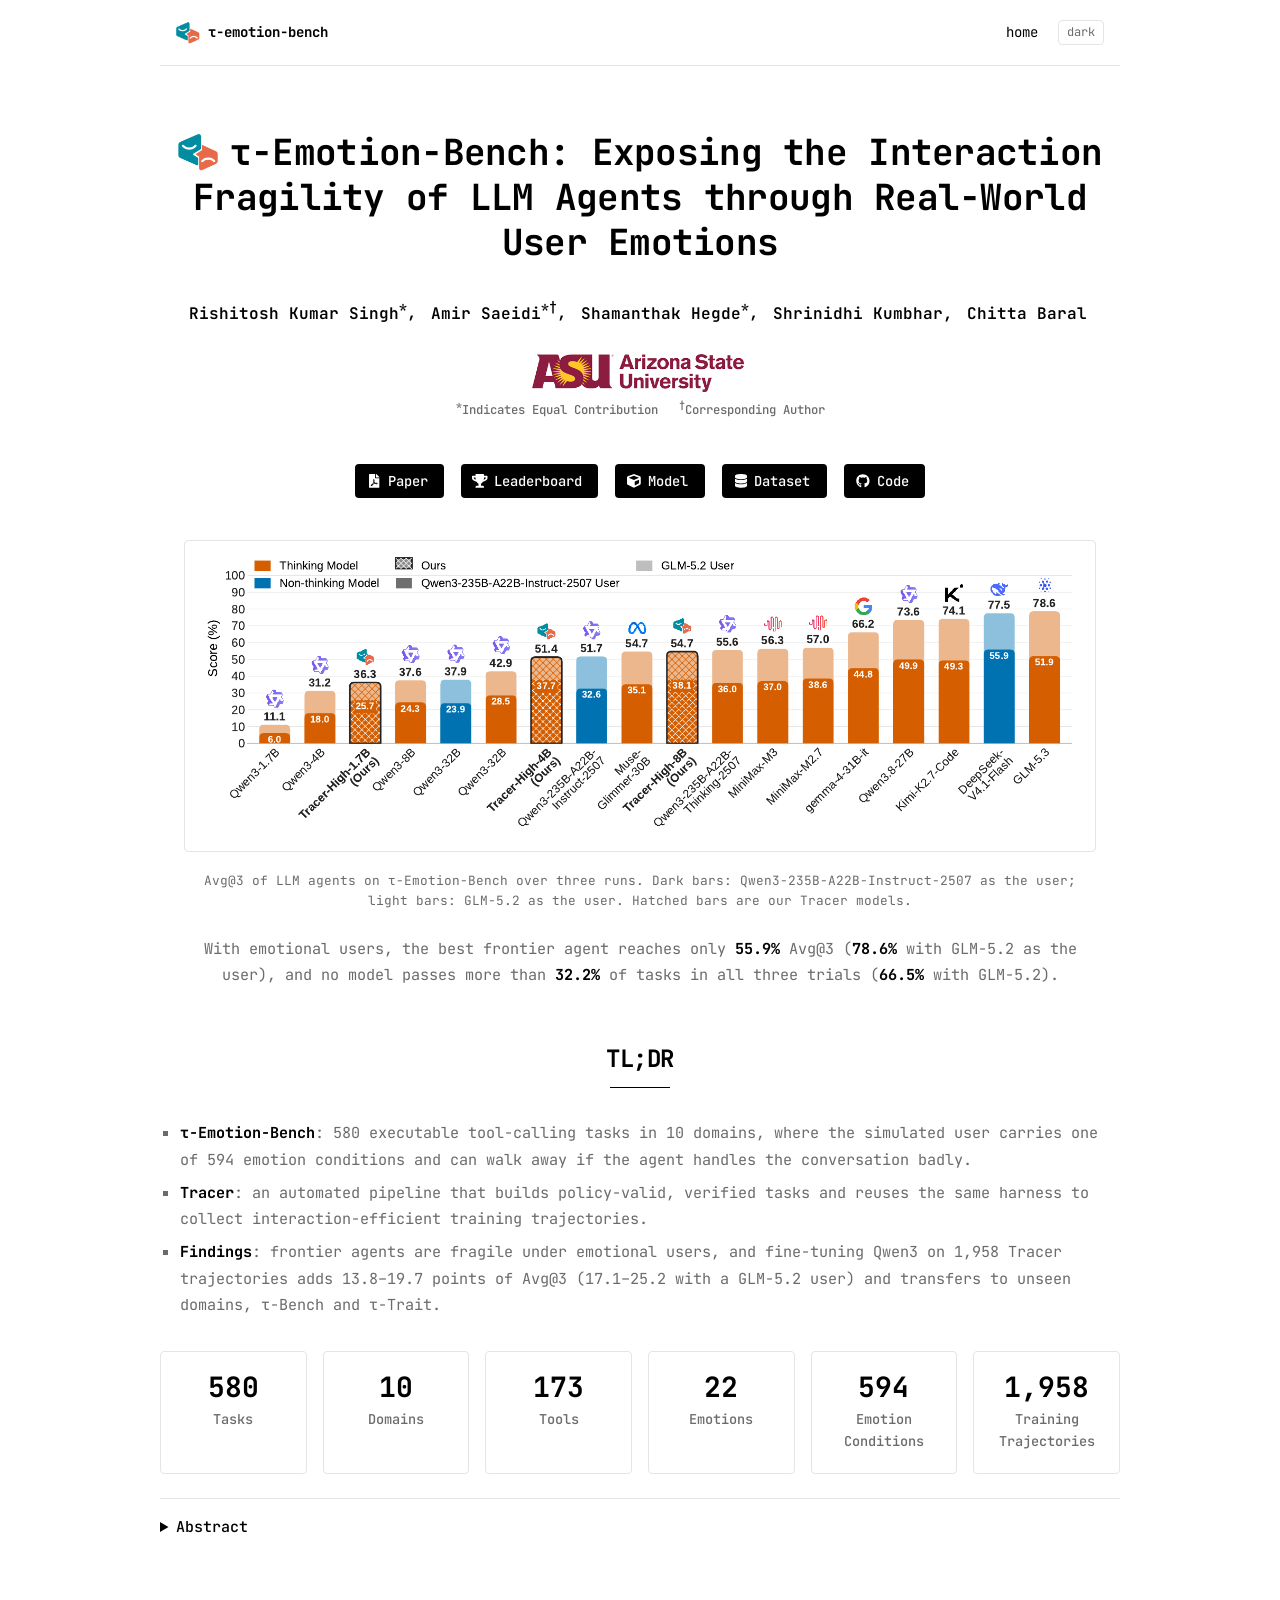
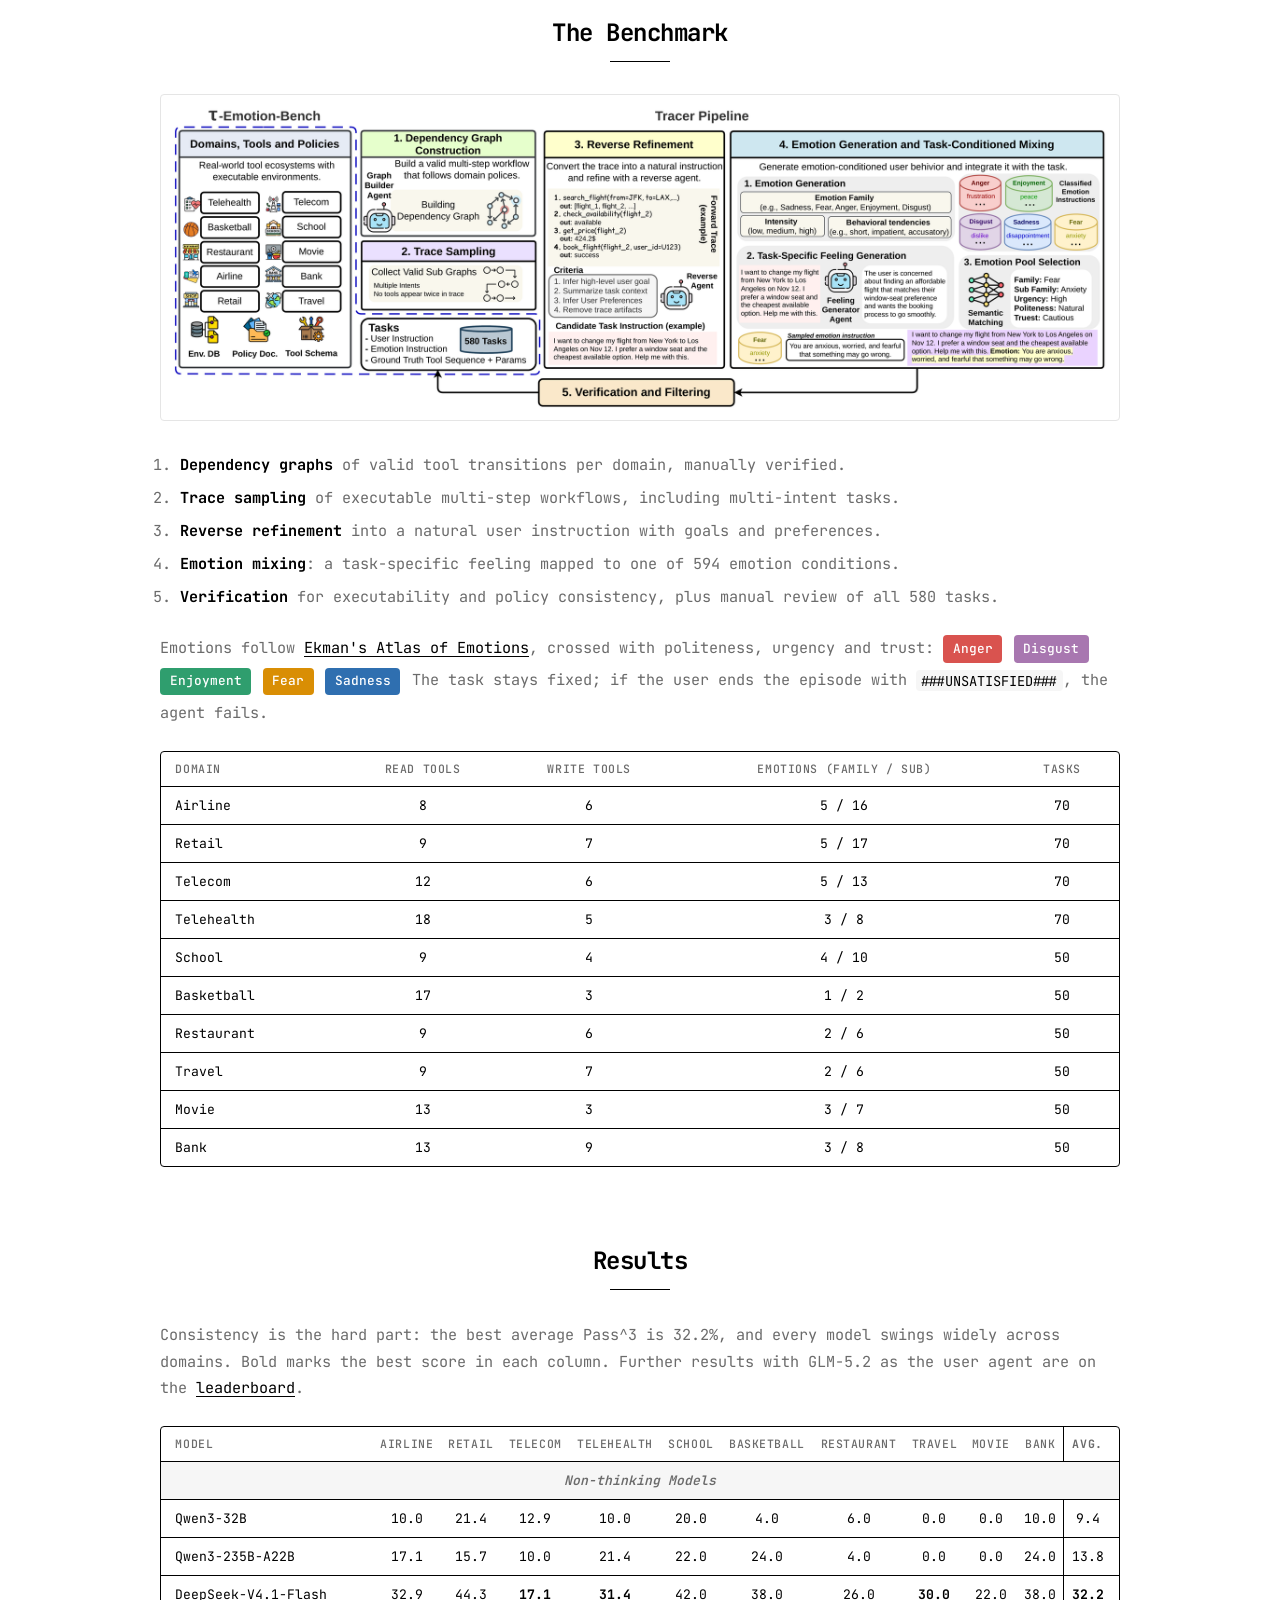
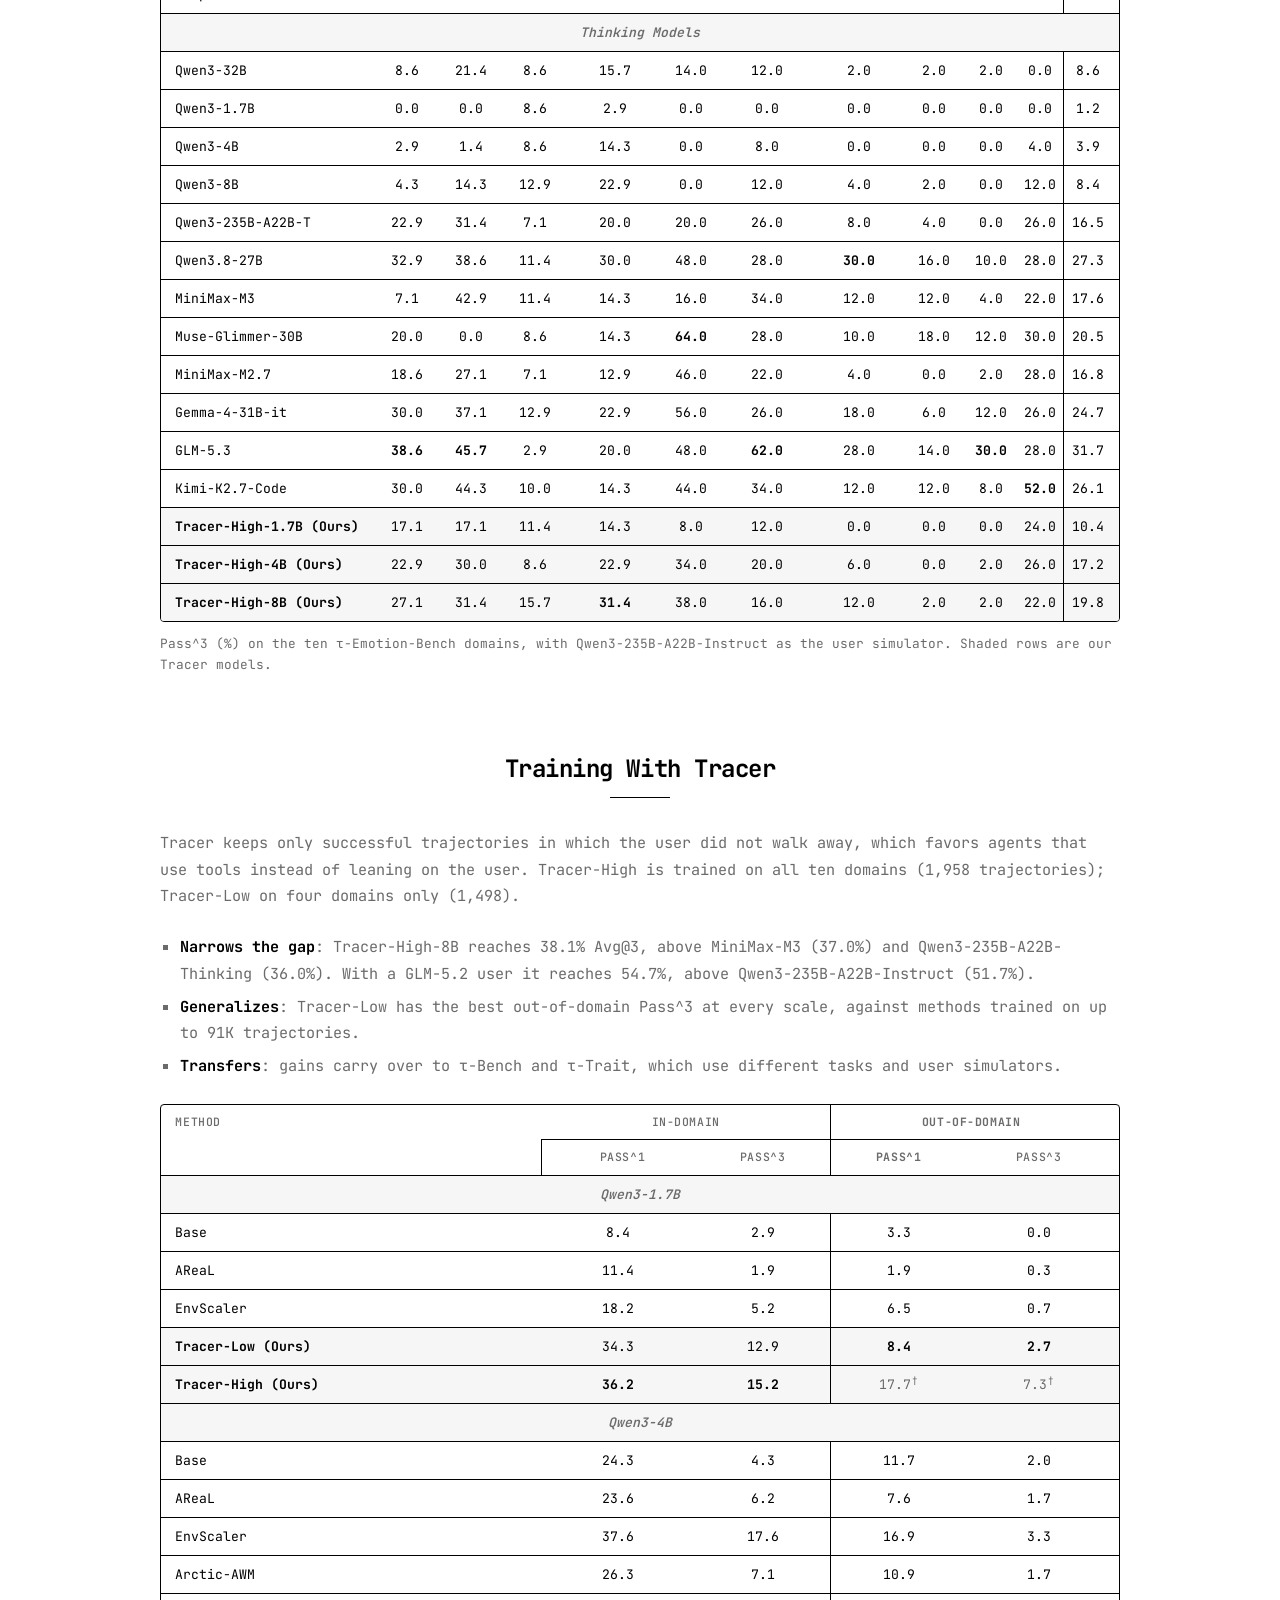
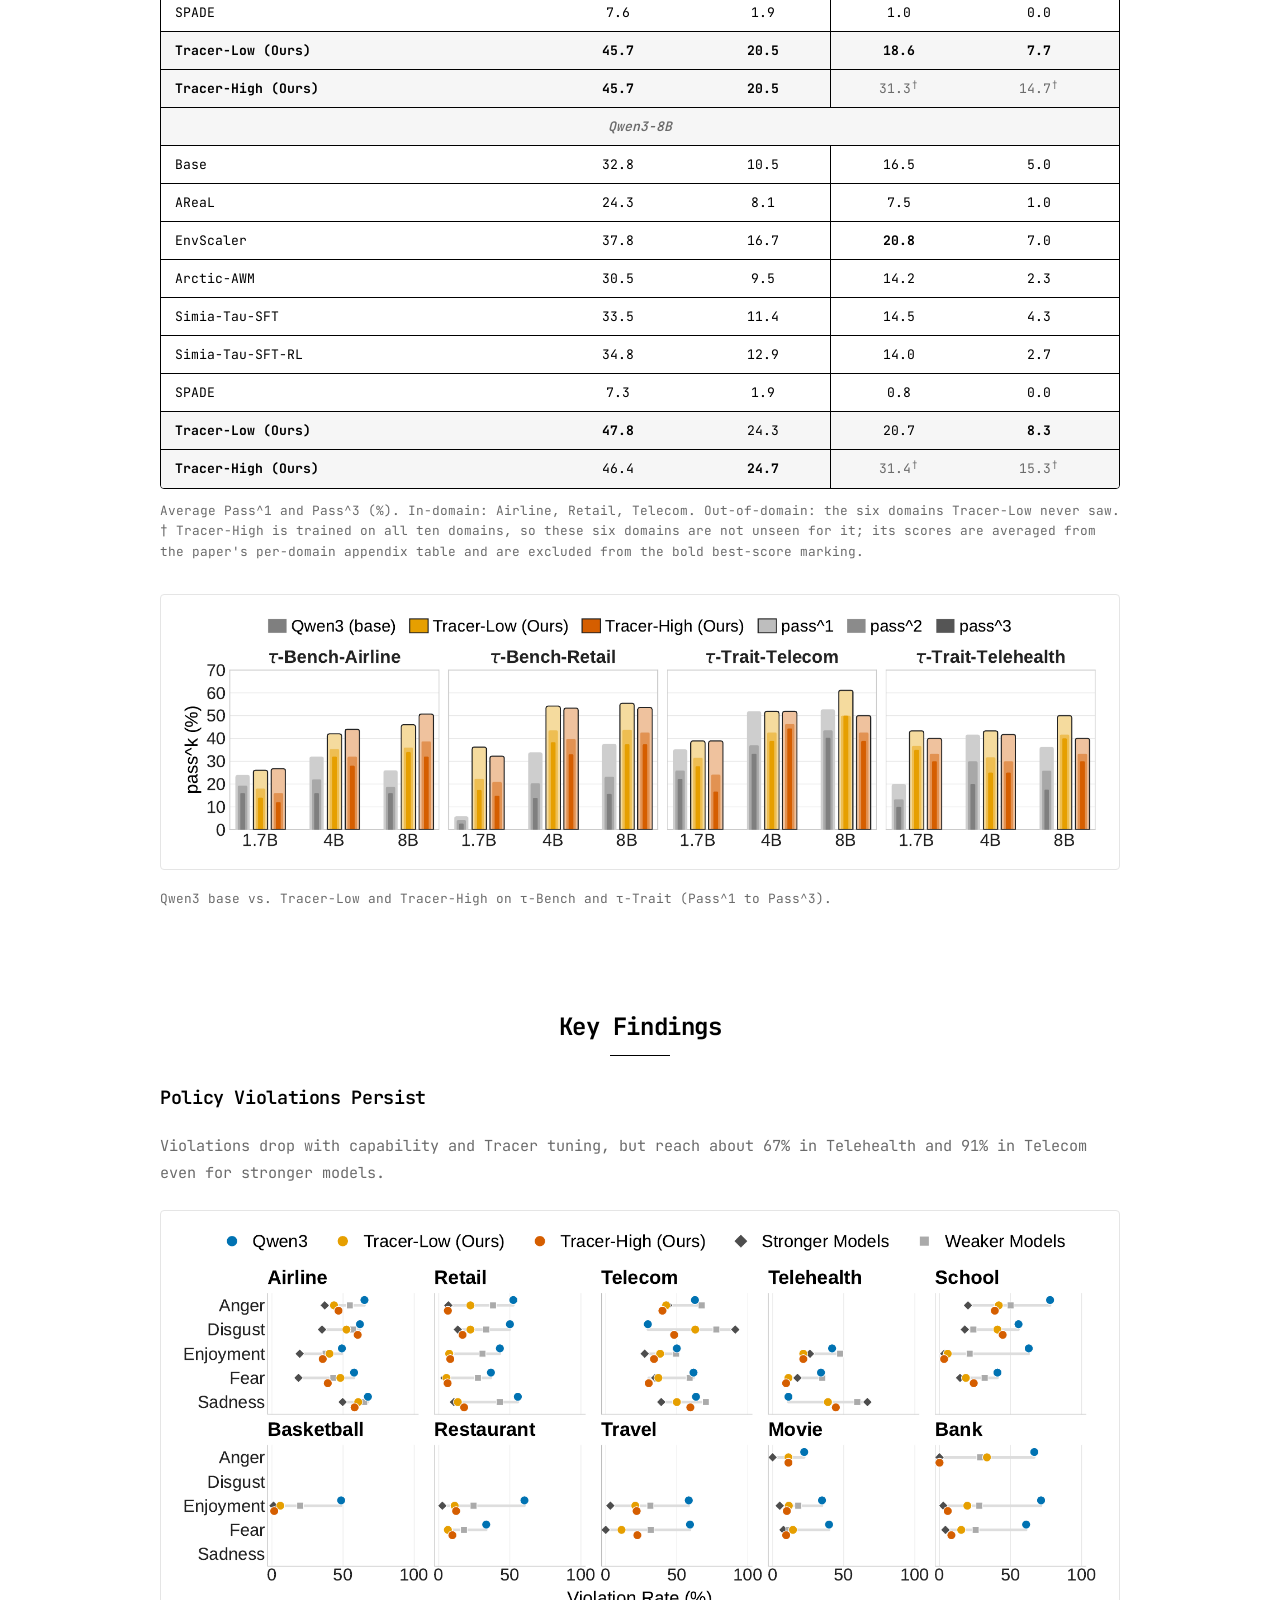
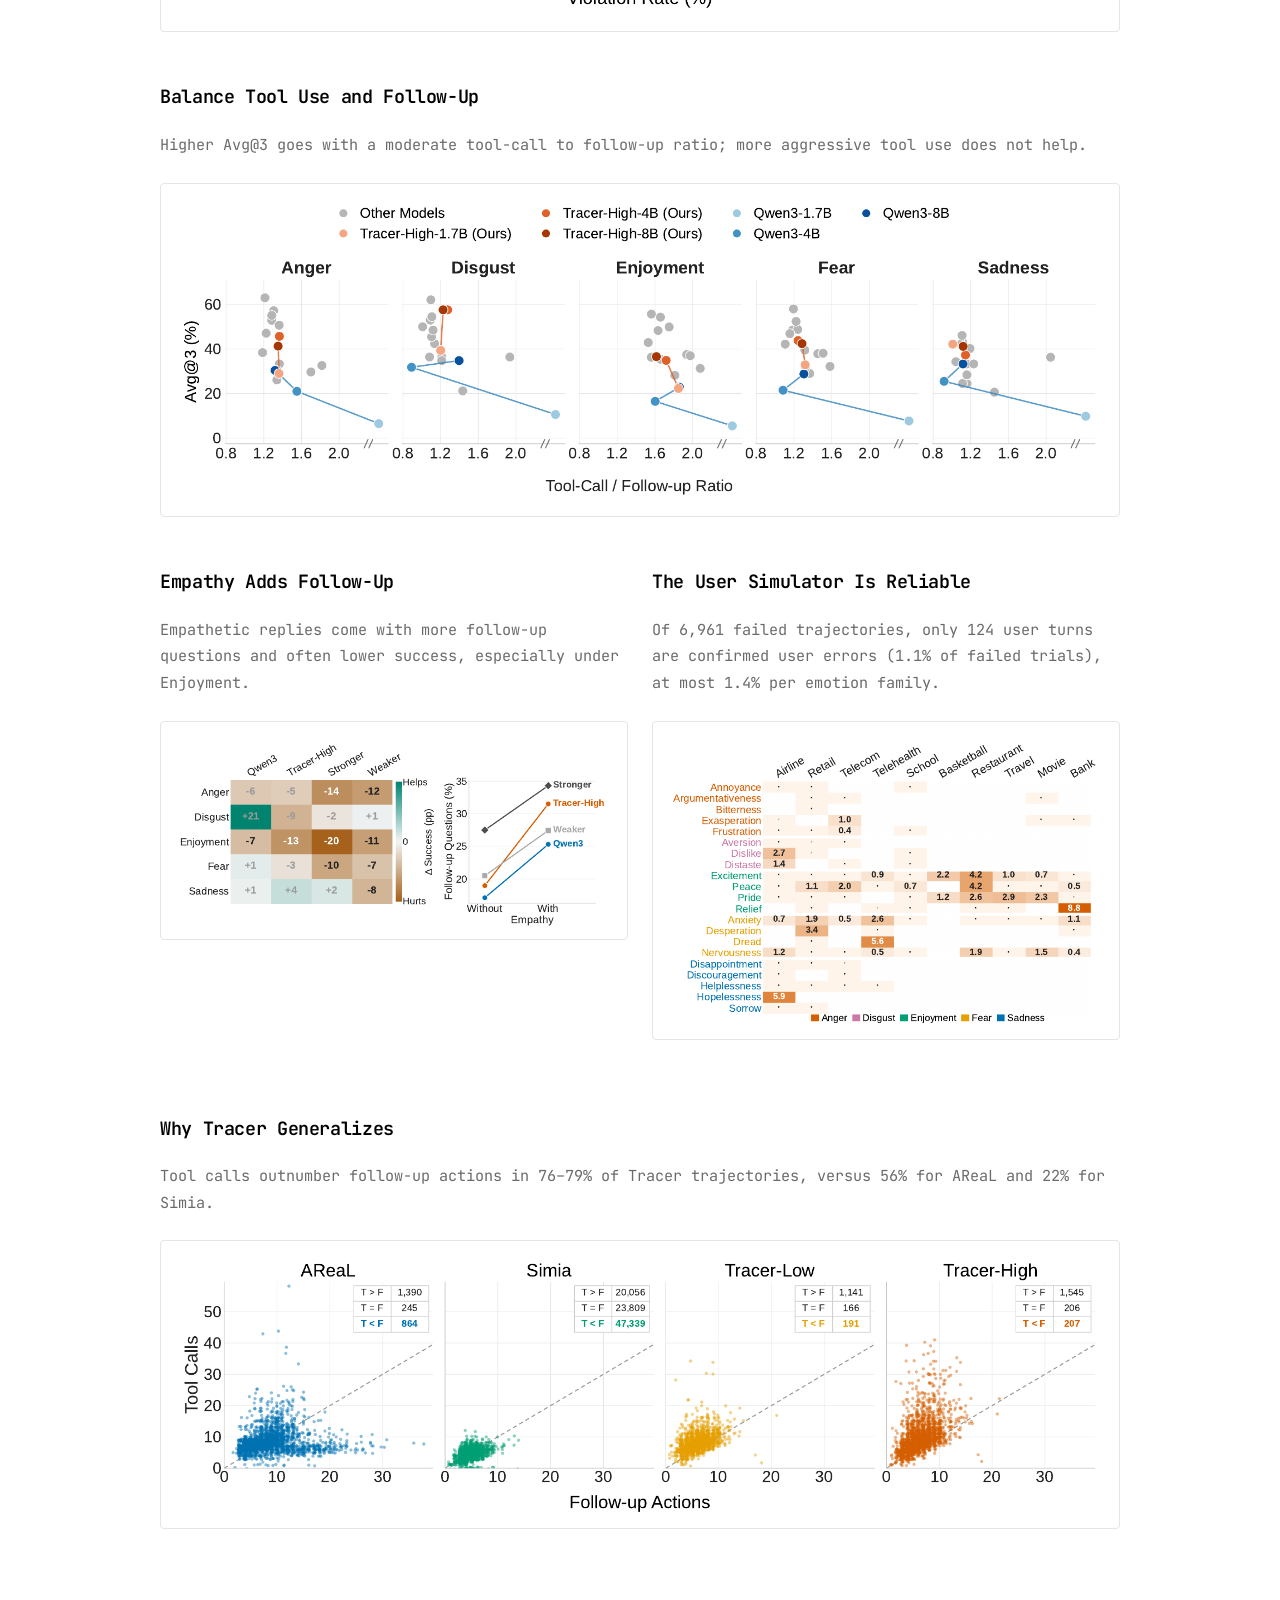
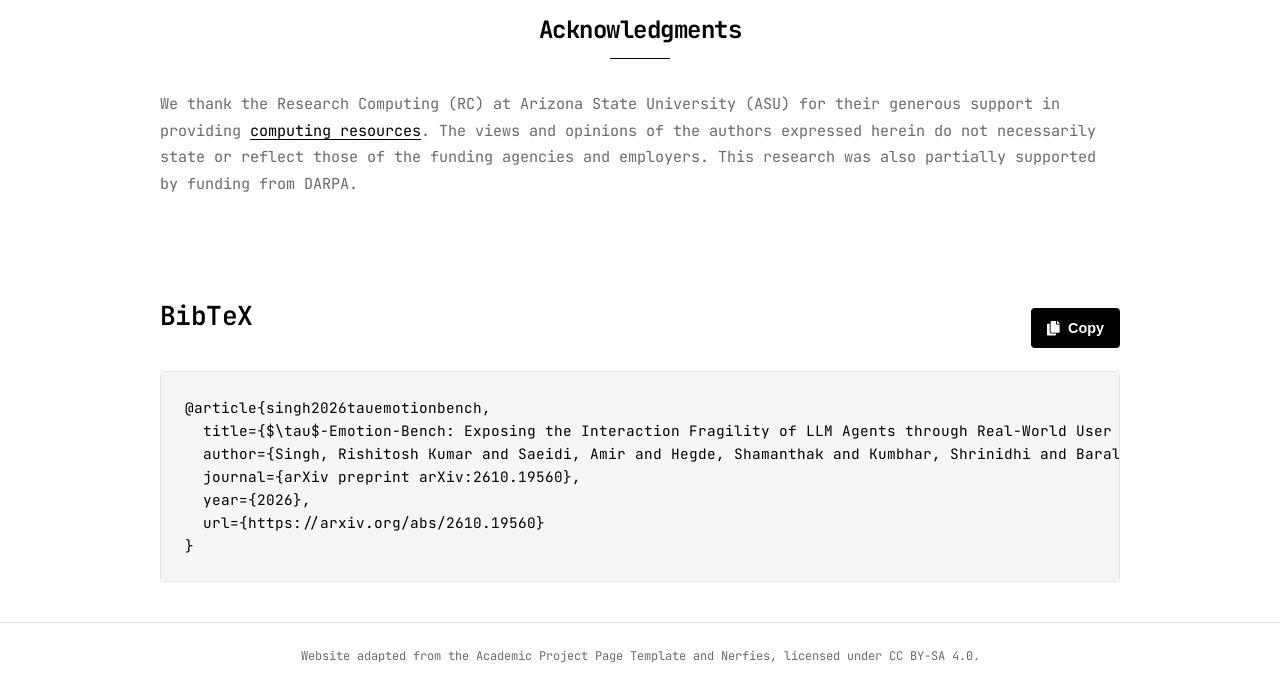
<file: index.html>
<!DOCTYPE html>
<html lang="en">
<head>
  <meta charset="utf-8">
  <meta name="viewport" content="width=device-width, initial-scale=1">

  <!-- Primary Meta Tags -->
  <meta name="title" content="τ-Emotion-Bench: Exposing the Interaction Fragility of LLM Agents through Real-World User Emotions">
  <meta name="description" content="τ-Emotion-Bench evaluates tool-calling LLM agents under emotion-conditioned user interactions across ten domains, built with the scalable Tracer pipeline.">
  <meta name="keywords" content="τ-Emotion-Bench, tau-bench, LLM agents, tool calling, user simulation, emotion, benchmark, agent reliability, Tracer">
  <meta name="author" content="Rishitosh Kumar Singh, Amir Saeidi, Shamanthak Hegde, Shrinidhi Kumbhar, Chitta Baral">
  <meta name="robots" content="index, follow">
  <meta name="language" content="English">

  <!-- Open Graph / Facebook -->
  <meta property="og:type" content="article">
  <meta property="og:site_name" content="τ-Emotion-Bench">
  <meta property="og:title" content="τ-Emotion-Bench: Exposing the Interaction Fragility of LLM Agents through Real-World User Emotions">
  <meta property="og:description" content="A benchmark for tool-calling agents under emotion-conditioned user interactions across ten domains, built with the scalable Tracer pipeline.">
  <meta property="og:url" content="https://tau-emotion-bench.github.io/">
  <meta property="og:image" content="https://tau-emotion-bench.github.io/static/images/social_preview.png">
  <meta property="og:image:width" content="1200">
  <meta property="og:image:height" content="630">
  <meta property="og:image:alt" content="Avg@3 of LLM agents on τ-Emotion-Bench">

  <!-- Twitter -->
  <meta name="twitter:card" content="summary_large_image">
  <meta name="twitter:title" content="τ-Emotion-Bench: Exposing the Interaction Fragility of LLM Agents through Real-World User Emotions">
  <meta name="twitter:description" content="A benchmark for tool-calling agents under emotion-conditioned user interactions across ten domains, built with the scalable Tracer pipeline.">
  <meta name="twitter:image" content="https://tau-emotion-bench.github.io/static/images/social_preview.png">
  <meta name="twitter:image:alt" content="Avg@3 of LLM agents on τ-Emotion-Bench">

  <!-- Academic/Research Specific -->
  <meta name="citation_title" content="τ-Emotion-Bench: Exposing the Interaction Fragility of LLM Agents through Real-World User Emotions">
  <meta name="citation_author" content="Singh, Rishitosh Kumar">
  <meta name="citation_author" content="Saeidi, Amir">
  <meta name="citation_author" content="Hegde, Shamanthak">
  <meta name="citation_author" content="Kumbhar, Shrinidhi">
  <meta name="citation_author" content="Baral, Chitta">
  <meta name="citation_publication_date" content="2026/10/14">
  <meta name="citation_arxiv_id" content="2610.19560">
  <meta name="citation_pdf_url" content="https://arxiv.org/pdf/2610.19560">

  <meta name="theme-color" content="#000000">
  <meta name="msapplication-TileColor" content="#000000">
  <meta name="apple-mobile-web-app-capable" content="yes">
  <meta name="apple-mobile-web-app-status-bar-style" content="default">


  <title>τ-Emotion-Bench: Exposing the Interaction Fragility of LLM Agents</title>

  <!-- Favicon and App Icons -->
  <link rel="icon" type="image/x-icon" href="static/images/favicon.ico">
  <link rel="icon" type="image/png" href="static/images/logo.png">
  <link rel="apple-touch-icon" href="static/images/apple-touch-icon.png">

  <!-- Critical CSS - Load synchronously -->
  <link rel="stylesheet" href="static/css/bulma.min.css">
  <script>
    // Apply a saved light/dark choice before first paint
    try {
      var savedTheme = localStorage.getItem('lb-theme');
      if (savedTheme === 'light' || savedTheme === 'dark') document.documentElement.dataset.theme = savedTheme;
    } catch (e) {}
  </script>
  <link rel="stylesheet" href="static/css/index.css">
  <link rel="stylesheet" href="static/css/site.css">
  <link rel="stylesheet" href="static/css/theme.css">


  <!-- Defer non-critical JavaScript -->
  <script defer src="static/js/fontawesome.all.min.js"></script>
  <script defer src="static/js/theme.js"></script>
  <script defer src="static/js/index.js"></script>

  <!-- Structured Data for Academic Papers -->
  <script type="application/ld+json">
  {
    "@context": "https://schema.org",
    "@type": "ScholarlyArticle",
    "headline": "τ-Emotion-Bench: Exposing the Interaction Fragility of LLM Agents through Real-World User Emotions",
    "description": "A benchmark for evaluating tool-calling agents under emotion-conditioned user interactions across ten domains, built with the scalable Tracer data-generation pipeline.",
    "author": [
      { "@type": "Person", "name": "Rishitosh Kumar Singh", "affiliation": { "@type": "Organization", "name": "Arizona State University" } },
      { "@type": "Person", "name": "Amir Saeidi", "affiliation": { "@type": "Organization", "name": "Arizona State University" } },
      { "@type": "Person", "name": "Shamanthak Hegde", "affiliation": { "@type": "Organization", "name": "Arizona State University" } },
      { "@type": "Person", "name": "Shrinidhi Kumbhar", "affiliation": { "@type": "Organization", "name": "Arizona State University" } },
      { "@type": "Person", "name": "Chitta Baral", "affiliation": { "@type": "Organization", "name": "Arizona State University" } }
    ],
    "url": "https://tau-emotion-bench.github.io/",
    "sameAs": "https://arxiv.org/abs/2610.19560",
    "datePublished": "2026-10-14",
    "image": "https://tau-emotion-bench.github.io/static/images/social_preview.png",
    "keywords": ["LLM agents", "tool calling", "user simulation", "emotion", "benchmark", "agent reliability"],
    "isAccessibleForFree": true,
    "about": [
      { "@type": "Thing", "name": "LLM agents" },
      { "@type": "Thing", "name": "Tool-calling benchmarks" }
    ]
  }
  </script>
</head>
<body>


  <!-- Scroll to Top Button -->
  <button class="scroll-to-top" onclick="scrollToTop()" title="Scroll to top" aria-label="Scroll to top">
    <i class="fas fa-chevron-up"></i>
  </button>

  <header class="lb-nav">
    <a class="lb-brand" href="index.html"><img src="static/images/logo.png" alt="" width="24" height="24">τ-emotion-bench</a>
    <nav>
      <a href="index.html" aria-current="page">home</a>
      <button type="button" class="lb-theme" id="theme-toggle" aria-label="Switch between light and dark mode">dark</button>
    </nav>
  </header>

  <main id="main-content">
  <section class="hero">
    <div class="hero-body">
      <div class="container is-max-desktop">
        <div class="columns is-centered">
          <div class="column has-text-centered">
            <h1 class="title is-1 publication-title"><img class="publication-logo" src="static/images/logo.png" alt="τ-Emotion-Bench logo" width="96" height="96">τ-Emotion-Bench: Exposing the Interaction Fragility of LLM Agents through Real-World User Emotions</h1>
            <div class="is-size-5 publication-authors">
              <span class="author-block"><a href="https://rishitoshsingh.is-a.dev" target="_blank" rel="noopener">Rishitosh Kumar Singh</a><sup>*</sup>,</span>
              <span class="author-block"><a href="https://sahsaeedi.github.io/" target="_blank" rel="noopener">Amir Saeidi</a><sup>*†</sup>,</span>
              <span class="author-block"><a href="https://shamanthak-hegde.github.io/" target="_blank" rel="noopener">Shamanthak Hegde</a><sup>*</sup>,</span>
              <span class="author-block"><a href="https://scholar.google.com/citations?user=SB8HKjwAAAAJ&amp;hl=en" target="_blank" rel="noopener">Shrinidhi Kumbhar</a>,</span>
              <span class="author-block"><a href="https://chitta.orissalinks.com/www/" target="_blank" rel="noopener">Chitta Baral</a></span>
            </div>

            <div class="is-size-5 publication-authors">
              <span class="author-block"><img class="affiliation-logo" src="static/images/asu-logo.png" alt="Arizona State University" width="256" height="46"></span>
              <span class="eql-cntrb"><small><br><sup>*</sup>Indicates Equal Contribution &nbsp; <sup>†</sup>Corresponding Author</small></span>
            </div>

            <div class="column has-text-centered">
              <div class="publication-links">
                <span class="link-block">
                  <a href="https://arxiv.org/abs/2610.19560" target="_blank" rel="noopener"
                  class="external-link button is-normal is-rounded is-dark">
                    <span class="icon">
                      <i class="fas fa-file-pdf"></i>
                    </span>
                    <span>Paper</span>
                  </a>
                </span>

                <span class="link-block">
                  <a href="leaderboard.html"
                  class="external-link button is-normal is-rounded is-dark">
                    <span class="icon">
                      <i class="fas fa-trophy"></i>
                    </span>
                    <span>Leaderboard</span>
                  </a>
                </span>

                <span class="link-block">
                  <a href="https://huggingface.co/tau-emotion-bench/models" target="_blank"
                  class="external-link button is-normal is-rounded is-dark">
                    <span class="icon">
                      <i class="fas fa-cube"></i>
                    </span>
                    <span>Model</span>
                  </a>
                </span>

                <span class="link-block">
                  <a href="https://huggingface.co/tau-emotion-bench/datasets" target="_blank"
                  class="external-link button is-normal is-rounded is-dark">
                    <span class="icon">
                      <i class="fas fa-database"></i>
                    </span>
                    <span>Dataset</span>
                  </a>
                </span>

                <span class="link-block">
                  <a href="https://github.com/sahsaeedi/tau-emotion-bench" target="_blank"
                  class="external-link button is-normal is-rounded is-dark">
                    <span class="icon">
                      <i class="fab fa-github"></i>
                    </span>
                    <span>Code</span>
                  </a>
                </span>
              </div>
            </div>
          </div>
        </div>
      </div>
    </div>
  </section>


<!-- Teaser: headline result -->
<section class="hero teaser">
  <div class="container is-max-desktop">
    <div class="hero-body">
      <figure class="paper-figure">
        <img src="static/images/overall_scores.png" alt="Bar chart of Avg@3 per model on τ-Emotion-Bench with two user simulators: under Qwen3-235B-A22B-Instruct-2507 the best is DeepSeek-V4.1-Flash at 55.9, under GLM-5.2 the best is GLM-5.3 at 78.6. Tracer models are hatched"/>
        <figcaption class="has-text-centered">Avg@3 of LLM agents on τ-Emotion-Bench over three runs. Dark bars: Qwen3-235B-A22B-Instruct-2507 as the user; light bars: GLM-5.2 as the user. Hatched bars are our Tracer models.</figcaption>
      </figure>
      <h2 class="subtitle has-text-centered">
        With emotional users, the best frontier agent reaches only <b>55.9%</b> Avg@3 (<b>78.6%</b> with GLM-5.2 as the user), and no model passes more than <b>32.2%</b> of tasks in all three trials (<b>66.5%</b> with GLM-5.2).
      </h2>
    </div>
  </div>
</section>
<!-- End teaser -->

<!-- TL;DR -->
<section class="section">
  <div class="container is-max-desktop">
    <h2 class="title is-3 has-text-centered">TL;DR</h2>
    <ul class="tldr">
      <li><b>τ-Emotion-Bench</b>: 580 executable tool-calling tasks in 10 domains, where the simulated user carries one of 594 emotion conditions and can walk away if the agent handles the conversation badly.</li>
      <li><b>Tracer</b>: an automated pipeline that builds policy-valid, verified tasks and reuses the same harness to collect interaction-efficient training trajectories.</li>
      <li><b>Findings</b>: frontier agents are fragile under emotional users, and fine-tuning Qwen3 on 1,958 Tracer trajectories adds 13.8–19.7 points of Avg@3 (17.1–25.2 with a GLM-5.2 user) and transfers to unseen domains, τ-Bench and τ-Trait.</li>
    </ul>
    <div class="stat-grid">
      <div class="stat-tile"><span class="stat-value">580</span><span class="stat-label">Tasks</span></div>
      <div class="stat-tile"><span class="stat-value">10</span><span class="stat-label">Domains</span></div>
      <div class="stat-tile"><span class="stat-value">173</span><span class="stat-label">Tools</span></div>
      <div class="stat-tile"><span class="stat-value">22</span><span class="stat-label">Emotions</span></div>
      <div class="stat-tile"><span class="stat-value">594</span><span class="stat-label">Emotion Conditions</span></div>
      <div class="stat-tile"><span class="stat-value">1,958</span><span class="stat-label">Training Trajectories</span></div>
    </div>
    <details class="abstract-details">
      <summary>Abstract</summary>
      <p class="abstract-text">
        In long-horizon tool-calling tasks, LLM agents can fail not only because of tool-use errors, but also because of ineffective interaction with users. Yet existing benchmarks largely assume cooperative and behaviorally stable users, leaving the effect of emotional variation on agent reliability underexplored. We introduce <b>τ-Emotion-Bench</b>, a ten-domain benchmark for evaluating tool-calling agents under controlled emotion-conditioned user interactions while preserving the underlying task objective. To scale both benchmark construction and agent training, we introduce <b>Tracer</b>, a scalable agentic data-generation pipeline that constructs grounded, policy-valid tasks and collects trajectories through an interactive agent–user–environment harness. By allowing dissatisfied users to terminate inefficient interactions, the harness provides an interaction-aware signal that filters trajectories with excessive user dependence and favors effective tool use. Experiments with two user simulators show that frontier agents remain unreliable, with substantial gaps between average task success and consistent task completion. Tracer-generated supervision consistently improves Qwen3 models across scales, generalizes to unseen domains, and transfers to τ-Bench and τ-Trait. Behavioral analyses further show that higher task success is associated with a better balance between tool execution and necessary user follow-up. Overall, τ-Emotion-Bench and Tracer provide a scalable framework for evaluating agent reliability under diverse user behaviors and improving tool-calling agents through interaction-aware supervision.
      </p>
    </details>
  </div>
</section>
<!-- End TL;DR -->

<!-- Benchmark -->
<section class="section">
  <div class="container is-max-desktop">
    <h2 class="title is-3 has-text-centered">The Benchmark</h2>
    <figure class="paper-figure">
      <a href="static/pdfs/tau-emotion-overview.pdf" target="_blank" rel="noopener" title="Open the full-resolution figure (PDF)"><img src="static/images/tracer_pipeline.png" alt="Overview of τ-Emotion-Bench and the Tracer pipeline: dependency graph construction, trace sampling, reverse refinement, emotion generation and task-conditioned mixing, verification and filtering" loading="lazy"/></a>
    </figure>
    <ol class="stage-list">
      <li><b>Dependency graphs</b> of valid tool transitions per domain, manually verified.</li>
      <li><b>Trace sampling</b> of executable multi-step workflows, including multi-intent tasks.</li>
      <li><b>Reverse refinement</b> into a natural user instruction with goals and preferences.</li>
      <li><b>Emotion mixing</b>: a task-specific feeling mapped to one of 594 emotion conditions.</li>
      <li><b>Verification</b> for executability and policy consistency, plus manual review of all 580 tasks.</li>
    </ol>
    <p class="section-lead">
      Emotions follow <a href="https://atlasofemotions.org/" target="_blank" rel="noopener">Ekman's Atlas of Emotions</a>, crossed with politeness, urgency and trust:
      <span class="emotion-chip" style="background:#d9534f;">Anger</span>
      <span class="emotion-chip" style="background:#a877b0;">Disgust</span>
      <span class="emotion-chip" style="background:#2f9e6e;">Enjoyment</span>
      <span class="emotion-chip" style="background:#d98e04;">Fear</span>
      <span class="emotion-chip" style="background:#2f6fb0;">Sadness</span>
      The task stays fixed; if the user ends the episode with <code>###UNSATISFIED###</code>, the agent fails.
    </p>
    <div class="table-wrap">
      <table class="results-table">
        <thead>
          <tr><th>Domain</th><th>Read Tools</th><th>Write Tools</th><th>Emotions (Family / Sub)</th><th>Tasks</th></tr>
        </thead>
        <tbody>
          <tr><td>Airline</td><td>8</td><td>6</td><td>5 / 16</td><td>70</td></tr>
          <tr><td>Retail</td><td>9</td><td>7</td><td>5 / 17</td><td>70</td></tr>
          <tr><td>Telecom</td><td>12</td><td>6</td><td>5 / 13</td><td>70</td></tr>
          <tr><td>Telehealth</td><td>18</td><td>5</td><td>3 / 8</td><td>70</td></tr>
          <tr><td>School</td><td>9</td><td>4</td><td>4 / 10</td><td>50</td></tr>
          <tr><td>Basketball</td><td>17</td><td>3</td><td>1 / 2</td><td>50</td></tr>
          <tr><td>Restaurant</td><td>9</td><td>6</td><td>2 / 6</td><td>50</td></tr>
          <tr><td>Travel</td><td>9</td><td>7</td><td>2 / 6</td><td>50</td></tr>
          <tr><td>Movie</td><td>13</td><td>3</td><td>3 / 7</td><td>50</td></tr>
          <tr><td>Bank</td><td>13</td><td>9</td><td>3 / 8</td><td>50</td></tr>
        </tbody>
      </table>
    </div>
  </div>
</section>
<!-- End benchmark -->

<!-- Results -->
<section class="section" id="results">
  <div class="container is-max-desktop">
    <h2 class="title is-3 has-text-centered">Results</h2>
    <p class="section-lead">
      Consistency is the hard part: the best average Pass^3 is 32.2%, and every model swings widely across domains. Bold marks the best score in each column. Further results with GLM-5.2 as the user agent are on the <a href="leaderboard.html">leaderboard</a>.
    </p>
    <div class="table-wrap">
      <table class="results-table">
        <thead>
          <tr>
            <th>Model</th>
            <th>Airline</th><th>Retail</th><th>Telecom</th><th>Telehealth</th><th>School</th>
            <th>Basketball</th><th>Restaurant</th><th>Travel</th><th>Movie</th><th>Bank</th>
            <th class="avg">Avg.</th>
          </tr>
        </thead>
        <tbody>
          <tr class="group-row"><td colspan="12">Non-thinking Models</td></tr>
          <tr><td>Qwen3-32B</td><td>10.0</td><td>21.4</td><td>12.9</td><td>10.0</td><td>20.0</td><td>4.0</td><td>6.0</td><td>0.0</td><td>0.0</td><td>10.0</td><td class="avg">9.4</td></tr>
          <tr><td>Qwen3-235B-A22B</td><td>17.1</td><td>15.7</td><td>10.0</td><td>21.4</td><td>22.0</td><td>24.0</td><td>4.0</td><td>0.0</td><td>0.0</td><td>24.0</td><td class="avg">13.8</td></tr>
          <tr><td>DeepSeek-V4.1-Flash</td><td>32.9</td><td>44.3</td><td><b>17.1</b></td><td><b>31.4</b></td><td>42.0</td><td>38.0</td><td>26.0</td><td><b>30.0</b></td><td>22.0</td><td>38.0</td><td class="avg"><b>32.2</b></td></tr>
          <tr class="group-row"><td colspan="12">Thinking Models</td></tr>
          <tr><td>Qwen3-32B</td><td>8.6</td><td>21.4</td><td>8.6</td><td>15.7</td><td>14.0</td><td>12.0</td><td>2.0</td><td>2.0</td><td>2.0</td><td>0.0</td><td class="avg">8.6</td></tr>
          <tr><td>Qwen3-1.7B</td><td>0.0</td><td>0.0</td><td>8.6</td><td>2.9</td><td>0.0</td><td>0.0</td><td>0.0</td><td>0.0</td><td>0.0</td><td>0.0</td><td class="avg">1.2</td></tr>
          <tr><td>Qwen3-4B</td><td>2.9</td><td>1.4</td><td>8.6</td><td>14.3</td><td>0.0</td><td>8.0</td><td>0.0</td><td>0.0</td><td>0.0</td><td>4.0</td><td class="avg">3.9</td></tr>
          <tr><td>Qwen3-8B</td><td>4.3</td><td>14.3</td><td>12.9</td><td>22.9</td><td>0.0</td><td>12.0</td><td>4.0</td><td>2.0</td><td>0.0</td><td>12.0</td><td class="avg">8.4</td></tr>
          <tr><td>Qwen3-235B-A22B-T</td><td>22.9</td><td>31.4</td><td>7.1</td><td>20.0</td><td>20.0</td><td>26.0</td><td>8.0</td><td>4.0</td><td>0.0</td><td>26.0</td><td class="avg">16.5</td></tr>
          <tr><td>Qwen3.8-27B</td><td>32.9</td><td>38.6</td><td>11.4</td><td>30.0</td><td>48.0</td><td>28.0</td><td><b>30.0</b></td><td>16.0</td><td>10.0</td><td>28.0</td><td class="avg">27.3</td></tr>
          <tr><td>MiniMax-M3</td><td>7.1</td><td>42.9</td><td>11.4</td><td>14.3</td><td>16.0</td><td>34.0</td><td>12.0</td><td>12.0</td><td>4.0</td><td>22.0</td><td class="avg">17.6</td></tr>
          <tr><td>Muse-Glimmer-30B</td><td>20.0</td><td>0.0</td><td>8.6</td><td>14.3</td><td><b>64.0</b></td><td>28.0</td><td>10.0</td><td>18.0</td><td>12.0</td><td>30.0</td><td class="avg">20.5</td></tr>
          <tr><td>MiniMax-M2.7</td><td>18.6</td><td>27.1</td><td>7.1</td><td>12.9</td><td>46.0</td><td>22.0</td><td>4.0</td><td>0.0</td><td>2.0</td><td>28.0</td><td class="avg">16.8</td></tr>
          <tr><td>Gemma-4-31B-it</td><td>30.0</td><td>37.1</td><td>12.9</td><td>22.9</td><td>56.0</td><td>26.0</td><td>18.0</td><td>6.0</td><td>12.0</td><td>26.0</td><td class="avg">24.7</td></tr>
          <tr><td>GLM-5.3</td><td><b>38.6</b></td><td><b>45.7</b></td><td>2.9</td><td>20.0</td><td>48.0</td><td><b>62.0</b></td><td>28.0</td><td>14.0</td><td><b>30.0</b></td><td>28.0</td><td class="avg">31.7</td></tr>
          <tr><td>Kimi-K2.7-Code</td><td>30.0</td><td>44.3</td><td>10.0</td><td>14.3</td><td>44.0</td><td>34.0</td><td>12.0</td><td>12.0</td><td>8.0</td><td><b>52.0</b></td><td class="avg">26.1</td></tr>
          <tr class="ours"><td>Tracer-High-1.7B (Ours)</td><td>17.1</td><td>17.1</td><td>11.4</td><td>14.3</td><td>8.0</td><td>12.0</td><td>0.0</td><td>0.0</td><td>0.0</td><td>24.0</td><td class="avg">10.4</td></tr>
          <tr class="ours"><td>Tracer-High-4B (Ours)</td><td>22.9</td><td>30.0</td><td>8.6</td><td>22.9</td><td>34.0</td><td>20.0</td><td>6.0</td><td>0.0</td><td>2.0</td><td>26.0</td><td class="avg">17.2</td></tr>
          <tr class="ours"><td>Tracer-High-8B (Ours)</td><td>27.1</td><td>31.4</td><td>15.7</td><td><b>31.4</b></td><td>38.0</td><td>16.0</td><td>12.0</td><td>2.0</td><td>2.0</td><td>22.0</td><td class="avg">19.8</td></tr>
        </tbody>
      </table>
    </div>
    <p class="table-note">Pass^3 (%) on the ten τ-Emotion-Bench domains, with Qwen3-235B-A22B-Instruct as the user simulator. Shaded rows are our Tracer models.</p>
  </div>
</section>
<!-- End results -->

<!-- Tracer -->
<section class="section">
  <div class="container is-max-desktop">
    <h2 class="title is-3 has-text-centered">Training With Tracer</h2>
    <p class="section-lead">
      Tracer keeps only successful trajectories in which the user did not walk away, which favors agents that use tools instead of leaning on the user. Tracer-High is trained on all ten domains (1,958 trajectories); Tracer-Low on four domains only (1,498).
    </p>
    <ul class="tldr">
      <li><b>Narrows the gap</b>: Tracer-High-8B reaches 38.1% Avg@3, above MiniMax-M3 (37.0%) and Qwen3-235B-A22B-Thinking (36.0%). With a GLM-5.2 user it reaches 54.7%, above Qwen3-235B-A22B-Instruct (51.7%).</li>
      <li><b>Generalizes</b>: Tracer-Low has the best out-of-domain Pass^3 at every scale, against methods trained on up to 91K trajectories.</li>
      <li><b>Transfers</b>: gains carry over to τ-Bench and τ-Trait, which use different tasks and user simulators.</li>
    </ul>
    <div class="table-wrap">
      <table class="results-table ood-table">
        <thead>
          <tr>
            <th rowspan="2">Method</th>
            <th colspan="2">In-Domain</th>
            <th colspan="2" class="avg">Out-of-Domain</th>
          </tr>
          <tr><th>Pass^1</th><th>Pass^3</th><th class="avg">Pass^1</th><th>Pass^3</th></tr>
        </thead>
        <tbody>
          <tr class="group-row"><td colspan="5">Qwen3-1.7B</td></tr>
          <tr><td>Base</td><td>8.4</td><td>2.9</td><td class="avg">3.3</td><td>0.0</td></tr>
          <tr><td>AReaL</td><td>11.4</td><td>1.9</td><td class="avg">1.9</td><td>0.3</td></tr>
          <tr><td>EnvScaler</td><td>18.2</td><td>5.2</td><td class="avg">6.5</td><td>0.7</td></tr>
          <tr class="ours"><td>Tracer-Low (Ours)</td><td>34.3</td><td>12.9</td><td class="avg"><b>8.4</b></td><td><b>2.7</b></td></tr>
          <tr class="ours"><td>Tracer-High (Ours)</td><td><b>36.2</b></td><td><b>15.2</b></td><td class="avg seen">17.7<sup>†</sup></td><td class="seen">7.3<sup>†</sup></td></tr>
          <tr class="group-row"><td colspan="5">Qwen3-4B</td></tr>
          <tr><td>Base</td><td>24.3</td><td>4.3</td><td class="avg">11.7</td><td>2.0</td></tr>
          <tr><td>AReaL</td><td>23.6</td><td>6.2</td><td class="avg">7.6</td><td>1.7</td></tr>
          <tr><td>EnvScaler</td><td>37.6</td><td>17.6</td><td class="avg">16.9</td><td>3.3</td></tr>
          <tr><td>Arctic-AWM</td><td>26.3</td><td>7.1</td><td class="avg">10.9</td><td>1.7</td></tr>
          <tr><td>SPADE</td><td>7.6</td><td>1.9</td><td class="avg">1.0</td><td>0.0</td></tr>
          <tr class="ours"><td>Tracer-Low (Ours)</td><td><b>45.7</b></td><td><b>20.5</b></td><td class="avg"><b>18.6</b></td><td><b>7.7</b></td></tr>
          <tr class="ours"><td>Tracer-High (Ours)</td><td><b>45.7</b></td><td><b>20.5</b></td><td class="avg seen">31.3<sup>†</sup></td><td class="seen">14.7<sup>†</sup></td></tr>
          <tr class="group-row"><td colspan="5">Qwen3-8B</td></tr>
          <tr><td>Base</td><td>32.8</td><td>10.5</td><td class="avg">16.5</td><td>5.0</td></tr>
          <tr><td>AReaL</td><td>24.3</td><td>8.1</td><td class="avg">7.5</td><td>1.0</td></tr>
          <tr><td>EnvScaler</td><td>37.8</td><td>16.7</td><td class="avg"><b>20.8</b></td><td>7.0</td></tr>
          <tr><td>Arctic-AWM</td><td>30.5</td><td>9.5</td><td class="avg">14.2</td><td>2.3</td></tr>
          <tr><td>Simia-Tau-SFT</td><td>33.5</td><td>11.4</td><td class="avg">14.5</td><td>4.3</td></tr>
          <tr><td>Simia-Tau-SFT-RL</td><td>34.8</td><td>12.9</td><td class="avg">14.0</td><td>2.7</td></tr>
          <tr><td>SPADE</td><td>7.3</td><td>1.9</td><td class="avg">0.8</td><td>0.0</td></tr>
          <tr class="ours"><td>Tracer-Low (Ours)</td><td><b>47.8</b></td><td>24.3</td><td class="avg">20.7</td><td><b>8.3</b></td></tr>
          <tr class="ours"><td>Tracer-High (Ours)</td><td>46.4</td><td><b>24.7</b></td><td class="avg seen">31.4<sup>†</sup></td><td class="seen">15.3<sup>†</sup></td></tr>
        </tbody>
      </table>
    </div>
    <p class="table-note">Average Pass^1 and Pass^3 (%). In-domain: Airline, Retail, Telecom. Out-of-domain: the six domains Tracer-Low never saw. † Tracer-High is trained on all ten domains, so these six domains are not unseen for it; its scores are averaged from the paper's per-domain appendix table and are excluded from the bold best-score marking.</p>
    <figure class="paper-figure" style="margin-top: 2rem;">
      <img src="static/images/tau_bench.png" alt="Grouped bars of pass^1, pass^2 and pass^3 for Qwen3 base, Tracer-Low and Tracer-High at 1.7B, 4B and 8B on τ-Bench Airline, τ-Bench Retail, τ-Trait Telecom and τ-Trait Telehealth" loading="lazy"/>
      <figcaption>Qwen3 base vs. Tracer-Low and Tracer-High on τ-Bench and τ-Trait (Pass^1 to Pass^3).</figcaption>
    </figure>
  </div>
</section>
<!-- End Tracer -->

<!-- Findings -->
<section class="section">
  <div class="container is-max-desktop">
    <h2 class="title is-3 has-text-centered">Key Findings</h2>

    <div class="finding-block">
      <h3 class="title is-4">Policy Violations Persist</h3>
      <p class="section-lead">Violations drop with capability and Tracer tuning, but reach about 67% in Telehealth and 91% in Telecom even for stronger models.</p>
      <figure class="paper-figure">
        <img src="static/images/policy_violation.png" alt="Dot plots of policy violation rate per emotion family in each domain, for Qwen3, Tracer-Low, Tracer-High, stronger models and weaker models" loading="lazy"/>
      </figure>
    </div>

    <div class="finding-block">
      <h3 class="title is-4">Balance Tool Use and Follow-Up</h3>
      <p class="section-lead">Higher Avg@3 goes with a moderate tool-call to follow-up ratio; more aggressive tool use does not help.</p>
      <figure class="paper-figure">
        <img src="static/images/tool_followup.png" alt="Five scatter panels, one per emotion family, of Avg@3 against the tool-call to follow-up ratio" loading="lazy"/>
      </figure>
    </div>

    <div class="columns">
      <div class="column is-half finding-block">
        <h3 class="title is-4">Empathy Adds Follow-Up</h3>
        <p class="section-lead">Empathetic replies come with more follow-up questions and often lower success, especially under Enjoyment.</p>
        <figure class="paper-figure">
          <img src="static/images/empathy.png" alt="Heatmap of change in success with empathy by emotion and model group, and share of follow-up questions with and without empathy" loading="lazy"/>
        </figure>
      </div>
      <div class="column is-half finding-block">
        <h3 class="title is-4">The User Simulator Is Reliable</h3>
        <p class="section-lead">Of 6,961 failed trajectories, only 124 user turns are confirmed user errors (1.1% of failed trials), at most 1.4% per emotion family.</p>
        <figure class="paper-figure">
          <img src="static/images/hallucination.png" alt="Heatmap of user hallucination rates by sub-emotion and domain, mostly empty" loading="lazy"/>
        </figure>
      </div>
    </div>

    <div class="finding-block" style="margin-bottom: 0;">
      <h3 class="title is-4">Why Tracer Generalizes</h3>
      <p class="section-lead">Tool calls outnumber follow-up actions in 76–79% of Tracer trajectories, versus 56% for AReaL and 22% for Simia.</p>
      <figure class="paper-figure">
        <img src="static/images/training_patterns.png" alt="Scatter plots of tool calls against follow-up actions in AReaL, Simia, Tracer-Low and Tracer-High training trajectories" loading="lazy"/>
      </figure>
    </div>
  </div>
</section>
<!-- End findings -->


<!-- Acknowledgments -->
<section class="section" id="acknowledgments">
  <div class="container is-max-desktop">
    <h2 class="title is-3 has-text-centered">Acknowledgments</h2>
    <p class="section-lead">
      We thank the Research Computing (RC) at Arizona State University (ASU) for their generous support in providing <a href="https://dl.acm.org/doi/10.1145/3785462.3815814" target="_blank" rel="noopener">computing resources</a>. The views and opinions of the authors expressed herein do not necessarily state or reflect those of the funding agencies and employers. This research was also partially supported by funding from DARPA.
    </p>
  </div>
</section>
<!-- End acknowledgments -->


<!--BibTex citation -->
  <section class="section" id="BibTeX">
    <div class="container is-max-desktop content">
      <div class="bibtex-header">
        <h2 class="title">BibTeX</h2>
        <button class="copy-bibtex-btn" onclick="copyBibTeX()" title="Copy BibTeX to clipboard">
          <i class="fas fa-copy"></i>
          <span class="copy-text">Copy</span>
        </button>
      </div>
      <pre id="bibtex-code"><code>@article{singh2026tauemotionbench,
  title={$\tau$-Emotion-Bench: Exposing the Interaction Fragility of LLM Agents through Real-World User Emotions},
  author={Singh, Rishitosh Kumar and Saeidi, Amir and Hegde, Shamanthak and Kumbhar, Shrinidhi and Baral, Chitta},
  journal={arXiv preprint arXiv:2610.19560},
  year={2026},
  url={https://arxiv.org/abs/2610.19560}
}</code></pre>
    </div>
</section>
<!--End BibTex citation -->
  </main>


  <footer class="footer">
    <p class="footer-credit">
      Website adapted from the <a href="https://github.com/eliahuhorwitz/Academic-project-page-template" target="_blank" rel="noopener">Academic Project Page Template</a> and <a href="https://nerfies.github.io" target="_blank" rel="noopener">Nerfies</a>, licensed under <a rel="license" href="https://creativecommons.org/licenses/by-sa/4.0/" target="_blank">CC BY-SA 4.0</a>.
    </p>
  </footer>

  </body>
  </html>
</file>
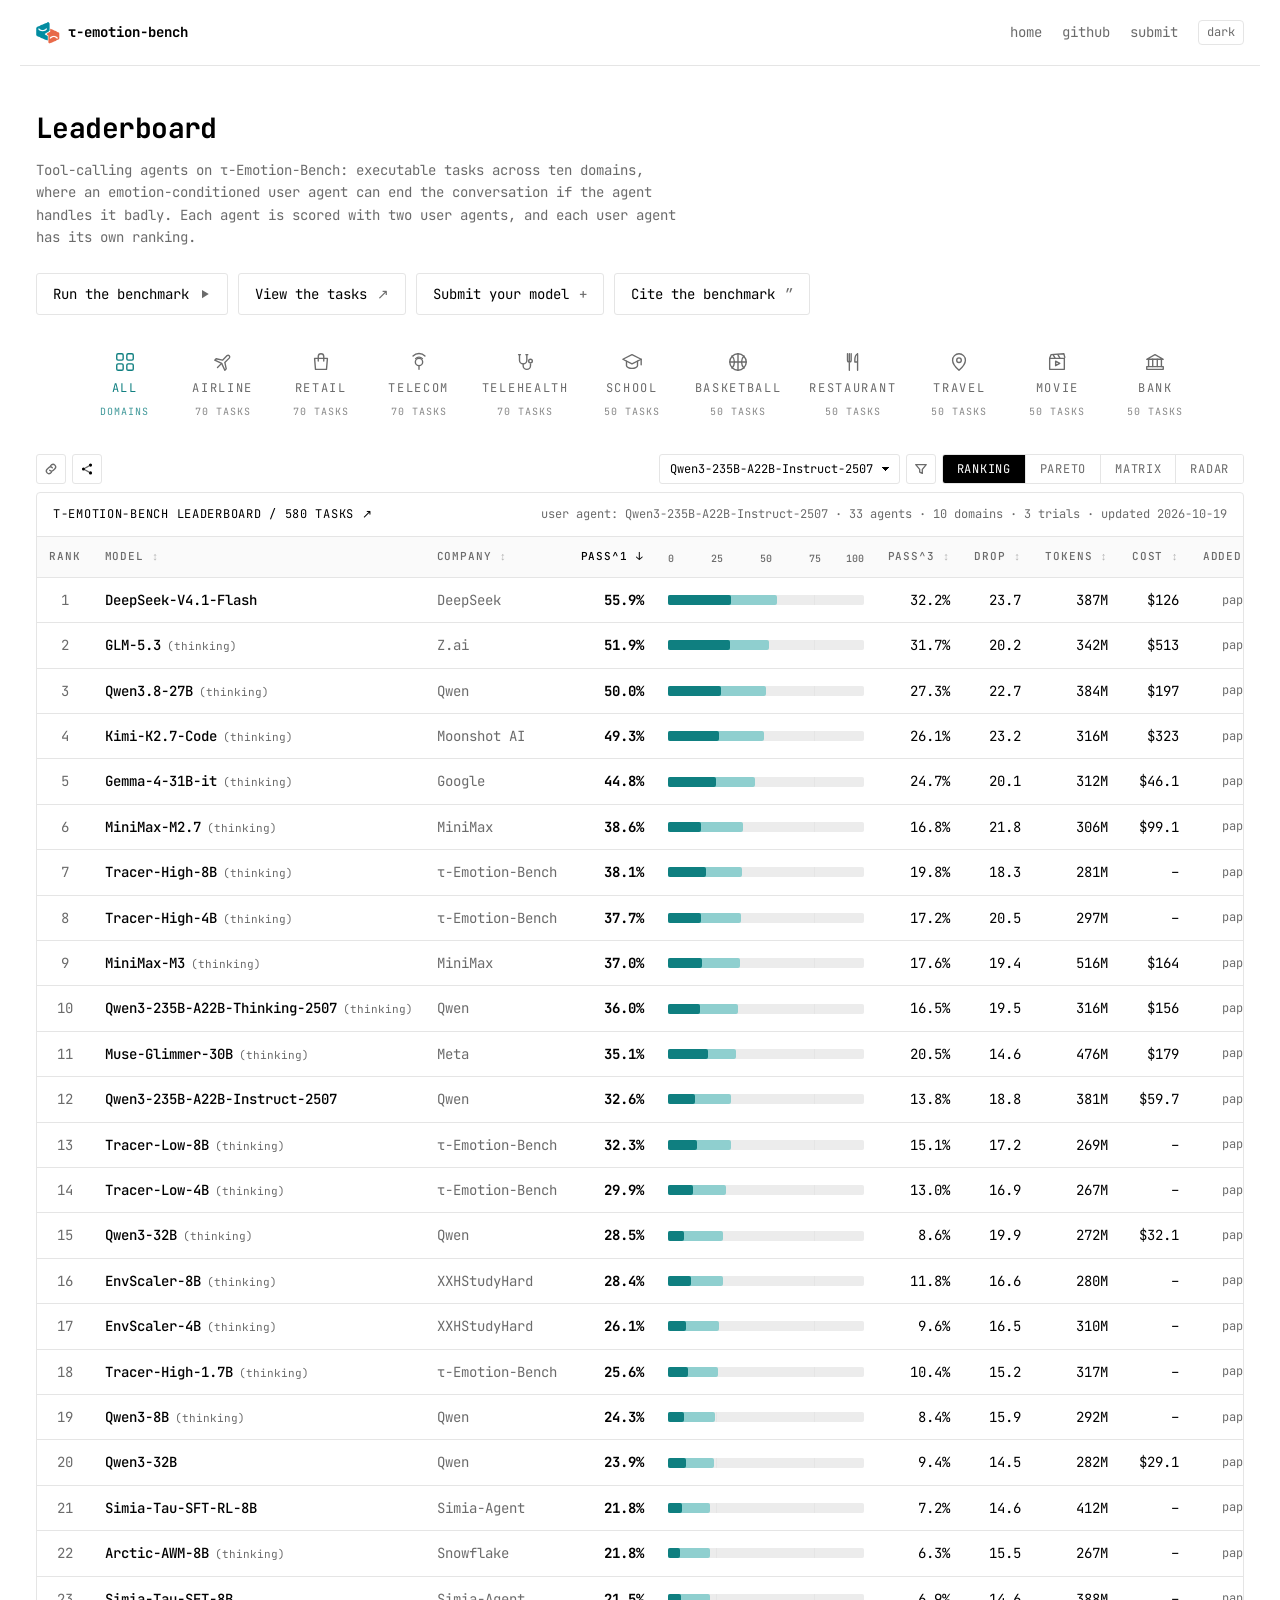
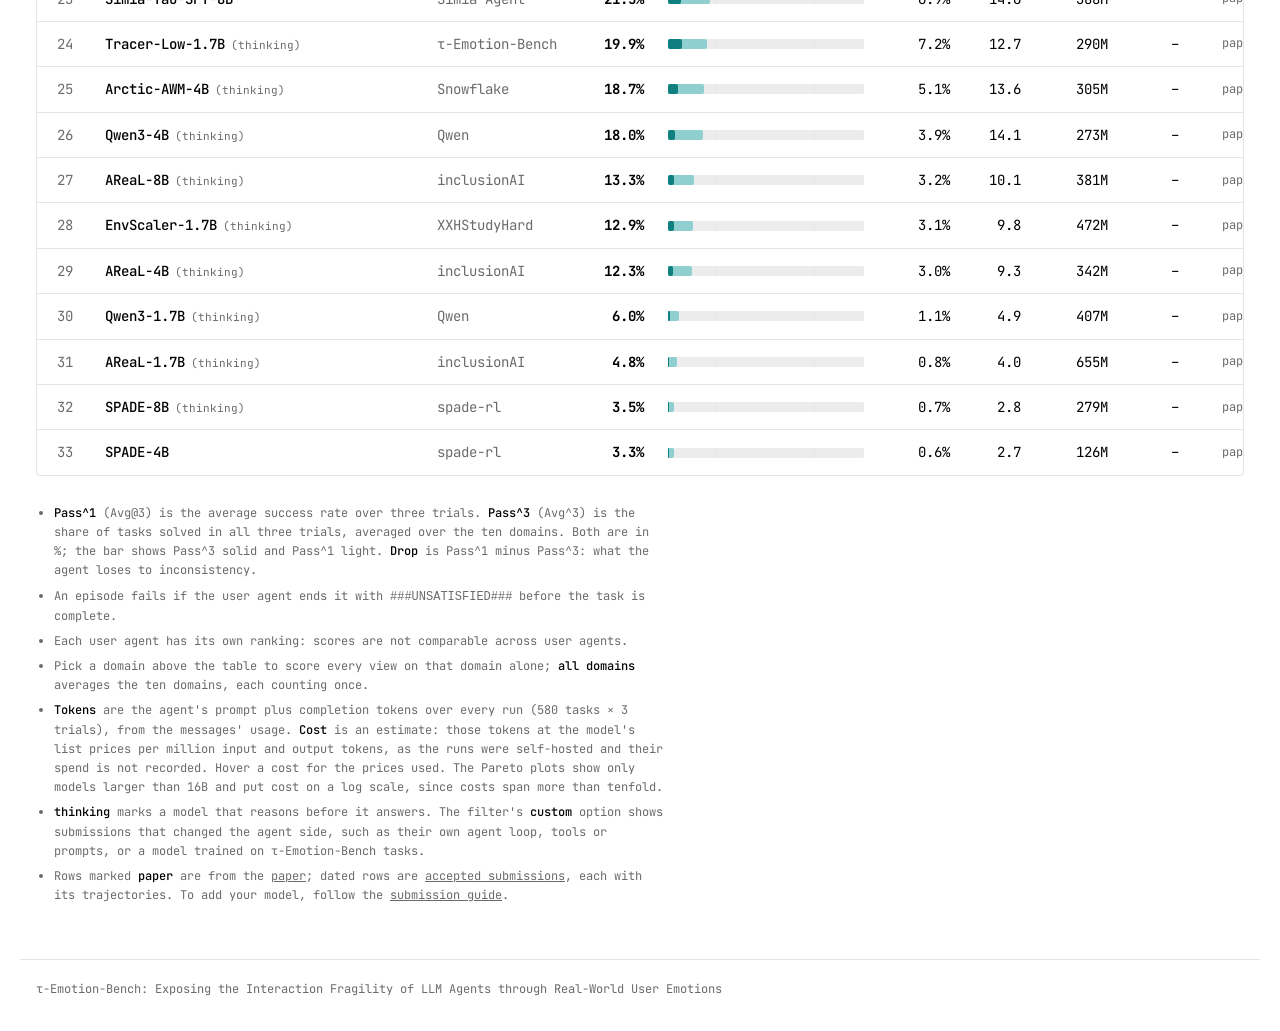
<file: leaderboard.html>
<!DOCTYPE html>
<html lang="en">
<head>
  <meta charset="utf-8">
  <meta name="viewport" content="width=device-width, initial-scale=1">
  <meta name="description" content="τ-Emotion-Bench leaderboard: tool-calling agents ranked by Pass^1 and Pass^3 under emotion-conditioned user interactions, with Pareto, domain matrix and radar views.">
  <meta property="og:title" content="τ-Emotion-Bench Leaderboard">
  <meta property="og:description" content="Tool-calling agents ranked by Pass^1 and Pass^3 under emotion-conditioned user interactions.">
  <meta property="og:url" content="https://tau-emotion-bench.github.io/leaderboard.html">
  <meta property="og:image" content="https://tau-emotion-bench.github.io/static/images/social_preview.png">
  <title>Leaderboard | τ-Emotion-Bench</title>
  <link rel="icon" type="image/x-icon" href="static/images/favicon.ico">
  <link rel="icon" type="image/png" href="static/images/logo.png">
  <link rel="apple-touch-icon" href="static/images/apple-touch-icon.png">
  <script>
    // Apply a saved light/dark choice before first paint
    try {
      var savedTheme = localStorage.getItem('lb-theme');
      if (savedTheme === 'light' || savedTheme === 'dark') document.documentElement.dataset.theme = savedTheme;
    } catch (e) {}
  </script>
  <link rel="stylesheet" href="static/css/site.css">
  <link rel="stylesheet" href="static/css/leaderboard.css">
  <script defer src="static/js/theme.js"></script>
  <script defer src="static/js/leaderboard-runs.js"></script>
  <script defer src="static/js/leaderboard-data.js"></script>
  <script defer src="static/js/leaderboard.js"></script>
</head>
<body class="lb-wide">
  <header class="lb-nav">
    <a class="lb-brand" href="index.html"><img src="static/images/logo.png" alt="" width="24" height="24">τ-emotion-bench</a>
    <nav>
      <a href="index.html">home</a>
      <a href="https://github.com/sahsaeedi/tau-emotion-bench">github</a>
      <a href="https://github.com/sahsaeedi/tau-emotion-bench/blob/main/docs/leaderboard-submission.md">submit</a>
      <button type="button" class="lb-theme" id="theme-toggle" aria-label="Switch between light and dark mode">dark</button>
    </nav>
  </header>

  <main class="lb-main">
    <h1>Leaderboard</h1>
    <p class="lb-lead">
      Tool-calling agents on τ-Emotion-Bench: executable tasks across ten domains, where an emotion-conditioned user agent can end the conversation if the agent handles it badly. Each agent is scored with two user agents, and each user agent has its own ranking.
    </p>

    <div class="lb-actions">
      <a class="lb-action" href="https://github.com/sahsaeedi/tau-emotion-bench#running-the-benchmark">Run the benchmark <svg viewBox="0 0 16 16" width="12" height="12" aria-hidden="true"><path d="M4 2.5v11l9-5.5-9-5.5Z" fill="currentColor"/></svg></a>
      <a class="lb-action" href="https://github.com/sahsaeedi/tau-emotion-bench/tree/main/data/tau_emotion/domains">View the tasks <span>↗</span></a>
      <a class="lb-action" href="https://github.com/sahsaeedi/tau-emotion-bench/blob/main/docs/leaderboard-submission.md">Submit your model <span>+</span></a>
      <button type="button" class="lb-action" id="lb-cite">Cite the benchmark <span>”</span></button>
    </div>

    <div class="lb-overlay" id="lb-cite-dialog" role="dialog" aria-modal="true" aria-labelledby="lb-cite-title" hidden>
    <div class="lb-dialog">
      <div class="lb-dialog-head">
        <span id="lb-cite-title">BibTeX</span>
        <div class="lb-tools">
          <button type="button" class="lb-icon-btn" id="lb-cite-copy" title="Copy the BibTeX" aria-label="Copy the BibTeX">
            <svg viewBox="0 0 16 16" width="14" height="14" aria-hidden="true"><rect x="5.5" y="5.5" width="8" height="8" rx="1" fill="none" stroke="currentColor" stroke-width="1.5"/><path d="M10.5 5.5v-2a1 1 0 0 0-1-1h-6a1 1 0 0 0-1 1v6a1 1 0 0 0 1 1h2" fill="none" stroke="currentColor" stroke-width="1.5"/></svg>
          </button>
          <button type="button" class="lb-icon-btn" id="lb-cite-close" title="Close" aria-label="Close">
            <svg viewBox="0 0 16 16" width="14" height="14" aria-hidden="true"><path d="m4 4 8 8M12 4l-8 8" fill="none" stroke="currentColor" stroke-width="1.5" stroke-linecap="round"/></svg>
          </button>
        </div>
      </div>
<pre id="lb-bibtex">@article{singh2026tauemotionbench,
  title={$\tau$-Emotion-Bench: Exposing the Interaction Fragility of LLM Agents through Real-World User Emotions},
  author={Singh, Rishitosh Kumar and Saeidi, Amir and Hegde, Shamanthak and Kumbhar, Shrinidhi and Baral, Chitta},
  journal={arXiv preprint arXiv:2610.19560},
  year={2026},
  url={https://arxiv.org/abs/2610.19560}
}</pre>
      <p class="lb-dialog-foot"><span class="lb-toast" id="lb-cite-toast" role="status" aria-live="polite"></span><a href="https://arxiv.org/abs/2610.19560">arXiv:2610.19560</a></p>
    </div>
    </div>

    <!-- Domain chips: scope every view to one domain, or all of them -->
    <nav class="lb-domains" id="lb-domains" aria-label="Domain"></nav>

    <!-- Toolbar: share on the left; user agent, filter and view on the right -->
    <div class="lb-toolbar">
      <div class="lb-tools">
        <button type="button" class="lb-icon-btn" id="lb-copy" title="Copy a link to this view" aria-label="Copy a link to this view">
          <svg viewBox="0 0 16 16" width="14" height="14" aria-hidden="true"><path d="M6.5 9.5a3 3 0 0 0 4.2 0l2-2a3 3 0 0 0-4.2-4.2l-1 1" fill="none" stroke="currentColor" stroke-width="1.5" stroke-linecap="round"/><path d="M9.5 6.5a3 3 0 0 0-4.2 0l-2 2a3 3 0 0 0 4.2 4.2l1-1" fill="none" stroke="currentColor" stroke-width="1.5" stroke-linecap="round"/></svg>
        </button>
        <div class="lb-filter-wrap">
          <button type="button" class="lb-icon-btn" id="lb-share" aria-expanded="false" aria-controls="lb-share-menu" title="Share or download" aria-label="Share or download">
            <svg viewBox="0 0 16 16" width="14" height="14" aria-hidden="true"><circle cx="12" cy="3.5" r="1.8"/><circle cx="4" cy="8" r="1.8"/><circle cx="12" cy="12.5" r="1.8"/><path d="M5.6 7.1 10.4 4.4M5.6 8.9l4.8 2.7" fill="none" stroke="currentColor" stroke-width="1.5"/></svg>
          </button>
          <div class="lb-menu" id="lb-share-menu" hidden>
            <button type="button" data-action="link">Copy link to this view</button>
            <button type="button" data-action="share" hidden>Share…</button>
            <button type="button" data-action="csv">Download CSV</button>
            <button type="button" data-action="png">Download chart as PNG</button>
          </div>
        </div>
        <span class="lb-toast" id="lb-toast" role="status" aria-live="polite"></span>
      </div>
      <div class="lb-tools lb-tools-right">
        <label class="lb-select" title="User agent">
          <span class="lb-sr">User agent</span>
          <select id="lb-user" aria-label="Choose the user agent"></select>
        </label>
        <div class="lb-filter-wrap">
          <button type="button" class="lb-icon-btn" id="lb-filter-btn" aria-expanded="false" aria-controls="lb-filter" title="Filter agents" aria-label="Filter agents">
            <svg viewBox="0 0 16 16" width="14" height="14" aria-hidden="true"><path d="M2 3h12l-4.5 5.5V13l-3-1.5V8.5Z" fill="none" stroke="currentColor" stroke-width="1.5" stroke-linejoin="round"/></svg>
            <span class="lb-badge" id="lb-filter-count" hidden></span>
          </button>
          <div class="lb-filter" id="lb-filter" hidden>
            <div class="lb-filter-row">
              <span class="lb-filter-label">Thinking</span>
              <div class="lb-segmented" data-filter="thinking">
                <button type="button" data-value="all" aria-pressed="true">all</button>
                <button type="button" data-value="yes" aria-pressed="false">thinking</button>
                <button type="button" data-value="no" aria-pressed="false">non-thinking</button>
              </div>
            </div>
            <div class="lb-filter-row">
              <span class="lb-filter-label">Submission</span>
              <div class="lb-segmented" data-filter="type">
                <button type="button" data-value="all" aria-pressed="true">all</button>
                <button type="button" data-value="standard" aria-pressed="false">standard</button>
                <button type="button" data-value="custom" aria-pressed="false">custom</button>
              </div>
            </div>
            <div class="lb-filter-row">
              <span class="lb-filter-label">Search</span>
              <input type="search" id="lb-q" placeholder="model or company" aria-label="Search by model or company">
            </div>
            <button type="button" class="lb-link-btn" id="lb-filter-reset">reset</button>
          </div>
        </div>
        <div class="lb-tabs" role="tablist" aria-label="View">
          <button type="button" role="tab" data-view="ranking" aria-selected="true">ranking</button>
          <button type="button" role="tab" data-view="pareto" aria-selected="false">pareto</button>
          <button type="button" role="tab" data-view="matrix" aria-selected="false">matrix</button>
          <button type="button" role="tab" data-view="radar" aria-selected="false">radar</button>
        </div>
      </div>
    </div>

    <section class="lb-panel" id="lb-panel">
      <header class="lb-panel-head">
        <span id="lb-panel-title">τ-EMOTION-BENCH LEADERBOARD</span>
        <span class="lb-panel-meta" id="lb-meta"></span>
      </header>

      <div class="lb-view" id="view-ranking" data-view="ranking">
        <div class="lb-table-wrap">
          <table class="lb-table" id="leaderboard">
            <thead>
              <tr>
                <th class="num">Rank</th>
                <th><button type="button" data-sort="model">Model</button></th>
                <th class="col-company"><button type="button" data-sort="provider">Company</button></th>
                <th class="col-perf"><button type="button" data-sort="pass1">Pass^1</button></th>
                <th class="col-bar" aria-hidden="true"><div class="lb-axis"><span>0</span><span>25</span><span>50</span><span>75</span><span>100</span></div></th>
                <th class="num"><button type="button" data-sort="pass3">Pass^3</button></th>
                <th class="num col-gap"><button type="button" data-sort="gap" title="Pass^1 minus Pass^3: how much is lost to inconsistency">Drop</button></th>
                <th class="num col-tokens"><button type="button" data-sort="tokens" title="The agent's prompt and completion tokens over every run">Tokens</button></th>
                <th class="num col-cost"><button type="button" data-sort="cost" title="Tokens priced at the model's list prices: an estimate">Cost</button></th>
                <th class="num col-date"><button type="button" data-sort="date">Added</button></th>
              </tr>
            </thead>
            <tbody></tbody>
          </table>
          <noscript><p class="lb-empty">The leaderboard needs JavaScript to display.</p></noscript>
        </div>
      </div>

      <div class="lb-view" id="view-pareto" data-view="pareto" hidden>
        <div class="lb-chart" id="lb-pareto"></div>
        <div class="lb-chart-foot">
          <label class="lb-select">
            <span>Compare</span>
            <select id="lb-pair" aria-label="Choose the axes of the Pareto plot">
              <option value="cost">Pass^1 vs. cost</option>
              <option value="tokens">Pass^1 vs. tokens</option>
              <option value="cost-p3">Pass^3 vs. cost</option>
              <option value="tokens-p3">Pass^3 vs. tokens</option>
            </select>
          </label>
        </div>
      </div>

      <div class="lb-view" id="view-matrix" data-view="matrix" hidden>
        <div class="lb-subbar">
          <span class="lb-filter-label">Columns</span>
          <div class="lb-segmented" id="lb-level">
            <button type="button" data-value="domains" aria-pressed="true">domains</button>
            <button type="button" data-value="tasks" aria-pressed="false">tasks</button>
          </div>
          <span class="lb-caption" id="lb-level-hint"></span>
        </div>
        <div class="lb-matrix-wrap" id="lb-matrix"></div>
      </div>

      <div class="lb-view" id="view-radar" data-view="radar" hidden>
        <div class="lb-radar-grid">
          <div class="lb-table-wrap" id="lb-radar-table"></div>
          <div class="lb-radar-chart" id="lb-radar"></div>
        </div>
      </div>
    </section>

    <div class="lb-tip" id="lb-tip" role="tooltip" hidden></div>

    <ul class="lb-notes">
      <li><b>Pass^1</b> (Avg@3) is the average success rate over three trials. <b>Pass^3</b> (Avg^3) is the share of tasks solved in all three trials, averaged over the ten domains. Both are in %; the bar shows Pass^3 solid and Pass^1 light. <b>Drop</b> is Pass^1 minus Pass^3: what the agent loses to inconsistency.</li>
      <li>An episode fails if the user agent ends it with <code>###UNSATISFIED###</code> before the task is complete.</li>
      <li>Each user agent has its own ranking: scores are not comparable across user agents.</li>
      <li>Pick a domain above the table to score every view on that domain alone; <b>all domains</b> averages the ten domains, each counting once.</li>
      <li><b>Tokens</b> are the agent's prompt plus completion tokens over every run (580 tasks × 3 trials), from the messages' usage. <b>Cost</b> is an estimate: those tokens at the model's list prices per million input and output tokens, as the runs were self-hosted and their spend is not recorded. Hover a cost for the prices used. The Pareto plots show only models larger than 16B and put cost on a log scale, since costs span more than tenfold.</li>
      <li><b>thinking</b> marks a model that reasons before it answers. The filter's <b>custom</b> option shows submissions that changed the agent side, such as their own agent loop, tools or prompts, or a model trained on τ-Emotion-Bench tasks.</li>
      <li>Rows marked <b>paper</b> are from the <a href="https://arxiv.org/abs/2610.19560">paper</a>; dated rows are <a href="https://github.com/sahsaeedi/tau-emotion-bench/tree/main/submissions">accepted submissions</a>, each with its trajectories. To add your model, follow the <a href="https://github.com/sahsaeedi/tau-emotion-bench/blob/main/docs/leaderboard-submission.md">submission guide</a>.</li>
    </ul>
  </main>

  <footer class="lb-footer">
    <a href="index.html">τ-Emotion-Bench: Exposing the Interaction Fragility of LLM Agents through Real-World User Emotions</a>
  </footer>
</body>
</html>
</file>
<file: static/css/index.css>
/* Modern CSS Variables for consistent theming */
:root {
  --primary-color: #2563eb;
  --primary-hover: #1d4ed8;
  --secondary-color: #64748b;
  --accent-color: #0ea5e9;
  --text-primary: #1e293b;
  --text-secondary: #64748b;
  --text-light: #94a3b8;
  --background-primary: #ffffff;
  --background-secondary: #f8fafc;
  --background-accent: #f1f5f9;
  --border-color: #e2e8f0;
  --shadow-sm: 0 1px 2px 0 rgb(0 0 0 / 0.05);
  --shadow-md: 0 4px 6px -1px rgb(0 0 0 / 0.1), 0 2px 4px -2px rgb(0 0 0 / 0.1);
  --shadow-lg: 0 10px 15px -3px rgb(0 0 0 / 0.1), 0 4px 6px -4px rgb(0 0 0 / 0.1);
  --shadow-xl: 0 20px 25px -5px rgb(0 0 0 / 0.1), 0 8px 10px -6px rgb(0 0 0 / 0.1);
  --gradient-primary: linear-gradient(135deg, #667eea 0%, #764ba2 100%);
  --gradient-accent: linear-gradient(135deg, #f093fb 0%, #f5576c 100%);
  --gradient-subtle: linear-gradient(135deg, #ffecd2 0%, #fcb69f 100%);
  --border-radius: 12px;
  --border-radius-lg: 16px;
  --transition: all 0.3s cubic-bezier(0.4, 0, 0.2, 1);
}

/* Smooth scrolling for better UX */
html {
  scroll-behavior: smooth;
}

body {
  font-family: 'Inter', 'Segoe UI', -apple-system, BlinkMacSystemFont, sans-serif;
  color: var(--text-primary);
  line-height: 1.6;
  font-size: 16px;
  background-color: var(--background-primary);
  -webkit-font-smoothing: antialiased;
  -moz-osx-font-smoothing: grayscale;
}

/* Modern Button Styles */
.button {
  border-radius: var(--border-radius) !important;
  font-weight: 600 !important;
  transition: var(--transition) !important;
  border: 2px solid transparent !important;
  position: relative;
  overflow: hidden;
}

.button.is-dark {
  background: var(--text-primary) !important;
  border: none !important;
  color: white !important;
  box-shadow: var(--shadow-md);
}

.button.is-dark:hover {
  transform: translateY(-2px);
  box-shadow: var(--shadow-lg);
  background: var(--primary-color) !important;
}

.button.is-dark:active {
  transform: translateY(0);
  box-shadow: var(--shadow-md);
}

.link-block a {
    margin: 8px 4px;
}

/* Hero Section Modernization */
.hero {
  position: relative;
  overflow: hidden;
}

.hero-body {
  padding: 4rem 1.5rem;
}

.teaser .hero-body {
  padding-top: 2rem;
  padding-bottom: 4rem;
}

.teaser {
  font-family: 'Inter', sans-serif;
}

/* Publication Content Styling */
.publication-title {
    font-family: 'Inter', sans-serif !important;
    font-weight: 800 !important;
    color: var(--text-primary) !important;
    margin-bottom: 2rem !important;
    line-height: 1.1 !important;
}

.publication-authors {
    font-family: 'Inter', sans-serif !important;
    font-weight: 500;
    margin-bottom: 1.5rem;
}

.publication-authors a {
   color: var(--primary-color) !important;
   text-decoration: none;
   font-weight: 600;
   transition: var(--transition);
   position: relative;
}

.publication-authors a::after {
    content: '';
    position: absolute;
    width: 0;
    height: 2px;
    bottom: -2px;
    left: 0;
    background: var(--gradient-accent);
    transition: var(--transition);
}

.publication-authors a:hover::after {
    width: 100%;
}

.publication-authors a:hover {
    color: var(--primary-hover) !important;
}

.author-block {
  display: inline-block;
  margin-right: 0.5rem;
}

.eql-cntrb { 
  font-size: 0.875rem;
  color: var(--text-light);
  font-style: italic;
}

/* Section Titles */
.title.is-3 {
  font-family: 'Inter', sans-serif !important;
  font-weight: 700 !important;
  color: var(--text-primary);
  margin-bottom: 2rem !important;
  position: relative;
  padding-bottom: 1rem;
}

.title.is-3::after {
  content: '';
  position: absolute;
  bottom: 0;
  left: 50%;
  transform: translateX(-50%);
  width: 60px;
  height: 3px;
  background: var(--gradient-accent);
  border-radius: 2px;
}

/* Footer Improvements */
.footer {
  background: var(--background-secondary);
  border-top: 1px solid var(--border-color);
  padding: 3rem 1.5rem;
}

.footer .content {
  color: var(--text-secondary);
  line-height: 1.7;
}

.footer a {
  color: var(--primary-color);
  text-decoration: none;
  transition: var(--transition);
}

.footer a:hover {
  color: var(--primary-hover);
  text-decoration: underline;
}

/* BibTeX Styling */
pre {
  background: var(--background-accent) !important;
  border: 1px solid var(--border-color) !important;
  border-radius: var(--border-radius) !important;
  padding: 1.5rem !important;
  font-size: 0.9rem !important;
  overflow-x: auto;
  box-shadow: var(--shadow-sm);
}

code {
  background: var(--background-accent) !important;
  color: var(--text-primary) !important;
  font-family: 'SF Mono', 'Monaco', 'Cascadia Code', 'Roboto Mono', monospace !important;
}

/* BibTeX Section Improvements */
.bibtex-header {
  display: flex;
  justify-content: space-between;
  align-items: center;
  margin-bottom: 1rem;
}

.copy-bibtex-btn {
  background: var(--primary-color);
  color: white;
  border: none;
  border-radius: var(--border-radius);
  padding: 0.75rem 1rem;
  font-size: 0.9rem;
  font-weight: 600;
  cursor: pointer;
  transition: var(--transition);
  display: inline-flex;
  align-items: center;
  gap: 0.5rem;
}

.copy-bibtex-btn:hover {
  background: var(--primary-hover);
  transform: translateY(-2px);
  box-shadow: var(--shadow-md);
}

.copy-bibtex-btn.copied {
  background: #10b981;
}

.copy-bibtex-btn.copied .copy-text::after {
  content: "ied!";
}

/* Scroll to Top Button */
.scroll-to-top {
  position: fixed;
  bottom: 2rem;
  right: 2rem;
  width: 50px;
  height: 50px;
  background: var(--primary-color);
  color: white;
  border: none;
  border-radius: 50%;
  cursor: pointer;
  opacity: 0;
  visibility: hidden;
  transition: var(--transition);
  z-index: 999;
  display: flex;
  align-items: center;
  justify-content: center;
  font-size: 1.2rem;
  box-shadow: var(--shadow-lg);
}

.scroll-to-top:hover {
  background: var(--primary-hover);
  transform: translateY(-3px);
  box-shadow: var(--shadow-xl);
}

.scroll-to-top.visible {
  opacity: 1;
  visibility: visible;
}

/* Mobile Responsive Improvements */
@media screen and (max-width: 768px) {
  .hero-body {
    padding: 2rem 1rem;
  }
  
  .publication-title {
    font-size: 2.5rem !important;
    line-height: 1.2 !important;
    margin-bottom: 1.5rem !important;
  }
  
  .publication-authors {
    font-size: 1rem !important;
  }
  
  .button {
    margin: 0.25rem !important;
    font-size: 0.875rem !important;
    padding: 0.75rem 1rem !important;
  }
  
  .teaser .hero-body {
    padding: 1rem;
  }
}

@media screen and (max-width: 480px) {
  .publication-title {
    font-size: 2rem !important;
  }
  
  .hero-body {
    padding: 1.5rem 0.75rem;
  }
  
  .link-block {
    display: block;
    margin-bottom: 0.5rem;
  }
  
  .button {
    width: 100%;
    justify-content: center;
  }
}

/* Tablet Responsive */
@media screen and (min-width: 769px) and (max-width: 1024px) {
  .hero-body {
    padding: 3rem 2rem;
  }
}

/* Animation for page load */
@keyframes fadeInUp {
  from {
    opacity: 0;
    transform: translateY(30px);
  }
  to {
    opacity: 1;
    transform: translateY(0);
  }
}

.hero, .section {
  animation: fadeInUp 0.6s ease-out;
}

/* Improved focus states for accessibility */
.button:focus,
.related-works-btn:focus,
a:focus {
  outline: 2px solid var(--primary-color);
  outline-offset: 2px;
}

/* Print styles */
@media print {
  
  .hero, .section {
    animation: none;
  }
  
  .button {
    background: transparent !important;
    color: var(--text-primary) !important;
    box-shadow: none !important;
  }
}

/* ---- tau-Emotion-Bench additions ---- */
.paper-figure {
  margin: 0 auto 1.5rem;
  text-align: center;
}

.paper-figure img {
  width: 100%;
  height: auto;
  background: #fff;
  border: 1px solid var(--border-color, #e2e8f0);
  border-radius: 12px;
  padding: 0.75rem;
}

.paper-figure figcaption {
  margin-top: 0.75rem;
  font-size: 0.95rem;
  line-height: 1.6;
  color: var(--text-secondary, #64748b);
  text-align: left;
}

.stat-grid {
  display: grid;
  grid-template-columns: repeat(auto-fit, minmax(140px, 1fr));
  gap: 1rem;
  margin: 2rem 0 0;
}

.stat-tile {
  background: #fff;
  border: 1px solid var(--border-color, #e2e8f0);
  border-radius: 12px;
  padding: 1.25rem 0.75rem;
  text-align: center;
}

.stat-tile .stat-value {
  display: block;
  font-size: 2rem;
  font-weight: 800;
  line-height: 1.1;
  color: var(--primary-color);
}

.stat-tile .stat-label {
  display: block;
  margin-top: 0.4rem;
  font-size: 0.85rem;
  font-weight: 500;
  color: var(--text-secondary, #64748b);
}

.section-lead {
  font-size: 1.1rem;
  line-height: 1.8;
  color: var(--text-secondary, #64748b);
  margin-bottom: 1.5rem;
}

.finding-block {
  margin-bottom: 3rem;
}

.finding-block h3 {
  margin-bottom: 0.75rem;
}

.table-wrap {
  overflow-x: auto;
  background: #fff;
  border: 1px solid var(--border-color, #e2e8f0);
  border-radius: 12px;
}

.results-table {
  width: 100%;
  font-size: 0.82rem;
  white-space: nowrap;
  font-variant-numeric: tabular-nums;
}

.results-table th,
.results-table td {
  padding: 0.5rem 0.4rem;
  text-align: right;
  border-bottom: 1px solid var(--border-color, #e2e8f0);
}

.results-table th:first-child,
.results-table td:first-child {
  text-align: left;
}

.results-table thead th {
  font-weight: 700;
  border-bottom-width: 2px;
}

.results-table tr.group-row td {
  text-align: center;
  font-style: italic;
  font-weight: 600;
  background: #f8fafc;
}

.results-table tr.ours td {
  font-weight: 700;
  background: #eff6ff;
}

.results-table td.avg,
.results-table th.avg {
  border-left: 2px solid var(--border-color, #e2e8f0);
  font-weight: 700;
}

.table-note {
  margin-top: 0.75rem;
  font-size: 0.9rem;
  color: var(--text-secondary, #64748b);
}

.button.is-static-soon {
  opacity: 0.6;
  cursor: default;
  pointer-events: none;
}

.emotion-chip {
  display: inline-block;
  padding: 0.15rem 0.6rem;
  border-radius: 999px;
  font-size: 0.85rem;
  font-weight: 600;
  color: #fff;
  margin: 0 0.15rem 0.3rem 0;
}

.results-table th:first-child,
.results-table td:first-child {
  padding-left: 0.9rem;
}

.results-table th:last-child,
.results-table td:last-child {
  padding-right: 0.9rem;
}

.ood-table thead th[colspan] {
  text-align: center;
}

.ood-table td.pair,
.ood-table thead tr:last-child th:nth-child(odd) {
  border-left: 1px solid var(--border-color, #e2e8f0);
}

.section-lead code {
  font-size: 0.9em;
  background: #eef2f7;
  color: inherit;
  padding: 0.1rem 0.35rem;
  border-radius: 4px;
}

.publication-logo {
  display: inline-block;
  width: 1.15em;
  height: 1.15em;
  margin-right: 0.3em;
  vertical-align: -0.22em;
}
</file>
<file: static/css/site.css>
/* Shared by index.html and leaderboard.html: colour tokens, top bar, light/dark toggle */

/* JetBrains Mono (SIL Open Font License, static/fonts/OFL.txt), self-hosted: one variable file per script covers weights 400-700 */
@font-face {
  font-family: 'JetBrains Mono';
  font-style: normal;
  font-weight: 400 700;
  font-display: swap;
  src: url(../fonts/jetbrains-mono-latin.woff2) format('woff2');
  unicode-range: U+0000-00FF, U+0131, U+0152-0153, U+02BB-02BC, U+02C6, U+02DA, U+02DC, U+0304, U+0308, U+0329, U+2000-206F, U+20AC, U+2122, U+2191, U+2193, U+2212, U+2215, U+FEFF, U+FFFD;
}

@font-face {
  font-family: 'JetBrains Mono';
  font-style: normal;
  font-weight: 400 700;
  font-display: swap;
  src: url(../fonts/jetbrains-mono-latin-ext.woff2) format('woff2');
  unicode-range: U+0100-02BA, U+02BD-02C5, U+02C7-02CC, U+02CE-02D7, U+02DD-02FF, U+0304, U+0308, U+0329, U+1D00-1DBF, U+1E00-1E9F, U+1EF2-1EFF, U+2020, U+20A0-20AB, U+20AD-20C4, U+2113, U+2C60-2C7F, U+A720-A7FF;
}

@font-face {
  font-family: 'JetBrains Mono';
  font-style: normal;
  font-weight: 400 700;
  font-display: swap;
  src: url(../fonts/jetbrains-mono-greek.woff2) format('woff2');
  unicode-range: U+0370-0377, U+037A-037F, U+0384-038A, U+038C, U+038E-03A1, U+03A3-03FF;
}

/* Light mode (default) */
:root {
  --bg: #ffffff;
  --fg: #000000;
  --muted: #6b6b6b;
  --line: #e5e5e5;
  --row-hover: #f6f6f6;
  --track: #ececec;
  --bar: #000000;
  color-scheme: light;
}

/* Dark mode: only when the visitor picks it with the toggle */
:root[data-theme="dark"] {
  --bg: #0b0b0b;
  --fg: #ffffff;
  --muted: #8f8f8f;
  --line: #262626;
  --row-hover: #151515;
  --track: #242424;
  --bar: #ffffff;
  color-scheme: dark;
}

.lb-nav {
  max-width: 960px;
  margin: 0 auto;
  padding-left: 16px;
  padding-right: 16px;
  font-family: 'JetBrains Mono', ui-monospace, SFMono-Regular, Menlo, Consolas, monospace;
  font-size: 14px;
  line-height: 1.6;
}

.lb-nav {
  display: flex;
  flex-wrap: wrap;
  align-items: center;
  justify-content: space-between;
  gap: 8px 24px;
  padding-top: 20px;
  padding-bottom: 20px;
  border-bottom: 1px solid var(--line);
}

.lb-brand {
  color: var(--fg);
  display: inline-flex;
  align-items: center;
  gap: 8px;
  font-weight: 700;
  text-decoration: none;
}

.lb-nav nav {
  display: flex;
  align-items: center;
  gap: 20px;
}

.lb-nav nav a {
  color: var(--muted);
  text-decoration: none;
}

.lb-nav nav a:hover,
.lb-nav nav a[aria-current="page"] {
  color: var(--fg);
}

.lb-theme {
  font: inherit;
  font-size: 12px;
  color: var(--muted);
  background: none;
  border: 1px solid var(--line);
  border-radius: 4px;
  padding: 2px 8px;
  cursor: pointer;
}

.lb-theme:hover {
  color: var(--fg);
  border-color: var(--fg);
}
</file>
<file: static/css/leaderboard.css>
/* Leaderboard page: toolbar, four views (ranking, pareto, matrix, radar), tooltip.
   Colour tokens come from site.css; the accent and heat ramp are defined here. */

:root {
  --accent: #0f7f80;          /* 4.8:1 on white */
  --accent-soft: rgba(15, 127, 128, 0.28);
  --bar-p3: #0f7f80;          /* Pass^3, solid */
  --bar-p1: #8fcfcf;          /* Pass^1, the lighter extension */
  --accent-fill: rgba(15, 127, 128, 0.12);
  --panel: #ffffff;
  --panel-line: #e5e5e5;
  --head-bg: #fafafa;
  --heat-lo: #eef7f7;
  --heat-hi: #064546;
  --heat-text: #000000;
  --heat-text-hi: #ffffff;
  --ghost: #b3b3b3;
}

:root[data-theme="dark"] {
  --accent: #2bb5b5;          /* 7.9:1 on #0b0b0b */
  --accent-soft: rgba(43, 181, 181, 0.32);
  --bar-p3: #2bb5b5;
  --bar-p1: #1b6b6b;
  --accent-fill: rgba(43, 181, 181, 0.14);
  --panel: #0e0e0e;
  --panel-line: #222222;
  --head-bg: #111111;
  --heat-lo: #0f1f1f;
  --heat-hi: #3ac9c9;
  --heat-text: #ffffff;
  --heat-text-hi: #000000;
  --ghost: #4a4a4a;
}

* {
  box-sizing: border-box;
}

body {
  margin: 0;
  background: var(--bg);
  color: var(--fg);
  font-family: 'JetBrains Mono', ui-monospace, SFMono-Regular, Menlo, Consolas, monospace;
  font-size: 14px;
  line-height: 1.6;
}

a {
  color: inherit;
}

.lb-wide .lb-nav,
.lb-main,
.lb-footer {
  max-width: 1240px;
  margin: 0 auto;
  padding-left: 16px;
  padding-right: 16px;
}

.lb-main {
  padding-top: 40px;
  padding-bottom: 48px;
}

.lb-main h1 {
  margin: 0 0 8px;
  font-size: 28px;
  font-weight: 700;
  letter-spacing: -0.02em;
}

.lb-lead {
  margin: 0 0 24px;
  max-width: 80ch;
  color: var(--muted);
}

/* ---- Action buttons and domain chips ---- */
.lb-actions {
  display: flex;
  flex-wrap: wrap;
  gap: 10px;
  margin: 0 0 28px;
}

.lb-action {
  display: inline-flex;
  align-items: center;
  gap: 10px;
  padding: 9px 16px;
  font-size: 14px;
  color: var(--fg);
  background: var(--panel);
  border: 1px solid var(--panel-line);
  border-radius: 3px;
  text-decoration: none;
}

.lb-action span,
.lb-action svg {
  color: var(--muted);
}

button.lb-action {
  font: inherit;
  cursor: pointer;
}

/* Citation dialog */
.lb-overlay {
  position: fixed;
  inset: 0;
  z-index: 20;
  display: flex;
  align-items: center;
  justify-content: center;
  padding: 16px;
  background: rgba(0, 0, 0, 0.5);
}

.lb-overlay[hidden] {
  display: none;
}

.lb-dialog {
  width: min(720px, 100%);
  color: var(--fg);
  background: var(--panel);
  border: 1px solid var(--panel-line);
  border-radius: 4px;
  box-shadow: 0 12px 40px rgba(0, 0, 0, 0.3);
  font-size: 13px;
}

.lb-dialog-head {
  display: flex;
  align-items: center;
  justify-content: space-between;
  padding: 10px 12px 10px 16px;
  border-bottom: 1px solid var(--panel-line);
  font-size: 12px;
  letter-spacing: 0.08em;
  text-transform: uppercase;
}

.lb-dialog pre {
  margin: 0;
  padding: 16px;
  font: inherit;
  font-size: 12px;
  line-height: 1.6;
  white-space: pre-wrap;
  overflow-wrap: anywhere;
}

.lb-dialog-foot {
  display: flex;
  align-items: center;
  justify-content: space-between;
  gap: 12px;
  margin: 0;
  padding: 10px 16px;
  border-top: 1px solid var(--panel-line);
  font-size: 12px;
  color: var(--muted);
}

.lb-action:hover {
  border-color: var(--fg);
}

.lb-domains {
  display: flex;
  justify-content: center;
  gap: 4px 20px;
  margin: 0 -16px 24px;
  padding: 0 16px;
  overflow-x: auto;
}

.lb-domain {
  flex: 0 0 auto;
  display: flex;
  flex-direction: column;
  align-items: center;
  gap: 6px;
  min-width: 78px;
  padding: 8px 4px;
  font: inherit;
  color: var(--muted);
  background: none;
  border: 0;
  border-bottom: 2px solid transparent;
  cursor: pointer;
}

.lb-domain:hover {
  color: var(--fg);
}

.lb-domain[aria-pressed="true"] {
  color: var(--accent);
}

.lb-domain-name {
  font-size: 12px;
  letter-spacing: 0.14em;
  text-transform: uppercase;
}

.lb-domain-sub {
  font-size: 10px;
  letter-spacing: 0.1em;
  text-transform: uppercase;
  opacity: 0.8;
}

/* Narrow screens: the chip row scrolls from its left edge */
@media (max-width: 1100px) {
  .lb-domains {
    justify-content: flex-start;
  }
}

.lb-sr {
  position: absolute;
  width: 1px;
  height: 1px;
  overflow: hidden;
  clip: rect(0 0 0 0);
}

/* ---- Toolbar ---- */
.lb-toolbar {
  display: flex;
  flex-wrap: wrap;
  align-items: center;
  justify-content: space-between;
  gap: 8px 16px;
  margin-bottom: 8px;
}

.lb-tools {
  display: flex;
  flex-wrap: wrap;
  align-items: center;
  gap: 6px;
}

.lb-icon-btn,
.lb-tabs button,
.lb-select select,
.lb-segmented button {
  font: inherit;
  font-size: 12px;
  line-height: 1;
  color: var(--fg);
  background: var(--panel);
  border: 1px solid var(--panel-line);
  border-radius: 3px;
  cursor: pointer;
}

.lb-icon-btn {
  position: relative;
  display: inline-flex;
  align-items: center;
  justify-content: center;
  width: 30px;
  height: 30px;
  color: var(--muted);
}

.lb-icon-btn:hover,
.lb-icon-btn[aria-expanded="true"] {
  color: var(--fg);
  border-color: var(--fg);
}

.lb-badge {
  position: absolute;
  top: -5px;
  right: -5px;
  min-width: 14px;
  height: 14px;
  padding: 0 4px;
  border-radius: 7px;
  font-size: 10px;
  line-height: 14px;
  color: var(--bg);
  background: var(--accent);
}

.lb-toast {
  font-size: 12px;
  color: var(--muted);
}

.lb-select {
  display: inline-flex;
  align-items: center;
  gap: 8px;
  font-size: 12px;
  color: var(--muted);
}

.lb-select select {
  height: 30px;
  padding: 0 26px 0 10px;
  appearance: none;
  -webkit-appearance: none;
  background-image: linear-gradient(45deg, transparent 50%, currentColor 50%), linear-gradient(135deg, currentColor 50%, transparent 50%);
  background-position: calc(100% - 13px) 12px, calc(100% - 9px) 12px;
  background-size: 4px 4px;
  background-repeat: no-repeat;
}

.lb-select select:hover {
  border-color: var(--fg);
}

.lb-tabs {
  display: inline-flex;
  border: 1px solid var(--panel-line);
  border-radius: 3px;
  overflow: hidden;
}

.lb-tabs button {
  height: 28px;
  padding: 0 14px;
  border: 0;
  border-right: 1px solid var(--panel-line);
  border-radius: 0;
  text-transform: uppercase;
  letter-spacing: 0.06em;
  color: var(--muted);
}

.lb-tabs button:last-child {
  border-right: 0;
}

.lb-tabs button:hover {
  color: var(--fg);
}

.lb-tabs button[aria-selected="true"] {
  color: var(--bg);
  background: var(--fg);
}

/* Filter popover */
.lb-filter-wrap {
  position: relative;
}

.lb-filter {
  position: absolute;
  z-index: 5;
  top: 36px;
  right: 0;
  width: 320px;
  max-width: calc(100vw - 32px);
  padding: 12px;
  background: var(--panel);
  border: 1px solid var(--panel-line);
  border-radius: 4px;
  box-shadow: 0 8px 24px rgba(0, 0, 0, 0.12);
}

.lb-menu {
  position: absolute;
  z-index: 5;
  top: 36px;
  left: 0;
  min-width: 220px;
  padding: 4px;
  background: var(--panel);
  border: 1px solid var(--panel-line);
  border-radius: 4px;
  box-shadow: 0 8px 24px rgba(0, 0, 0, 0.12);
}

.lb-menu button {
  display: block;
  width: 100%;
  padding: 7px 10px;
  font: inherit;
  font-size: 12px;
  text-align: left;
  color: var(--fg);
  background: none;
  border: 0;
  border-radius: 3px;
  cursor: pointer;
}

.lb-menu button:hover {
  background: var(--row-hover);
}

.lb-menu button[disabled] {
  color: var(--muted);
  cursor: default;
}

.lb-filter-row {
  display: flex;
  align-items: center;
  justify-content: space-between;
  gap: 12px;
  margin-bottom: 10px;
}

.lb-filter-label {
  font-size: 12px;
  color: var(--muted);
}

.lb-filter input {
  font: inherit;
  font-size: 12px;
  width: 190px;
  height: 28px;
  padding: 0 8px;
  color: var(--fg);
  background: var(--bg);
  border: 1px solid var(--panel-line);
  border-radius: 3px;
}

.lb-link-btn {
  font: inherit;
  font-size: 12px;
  padding: 0;
  color: var(--muted);
  background: none;
  border: 0;
  cursor: pointer;
  text-decoration: underline;
}

.lb-link-btn:hover {
  color: var(--fg);
}

.lb-segmented {
  display: inline-flex;
  border: 1px solid var(--panel-line);
  border-radius: 3px;
  overflow: hidden;
}

.lb-segmented button {
  height: 26px;
  padding: 0 10px;
  border: 0;
  border-right: 1px solid var(--panel-line);
  border-radius: 0;
  color: var(--muted);
}

.lb-segmented button:last-child {
  border-right: 0;
}

.lb-segmented button[aria-pressed="true"] {
  color: var(--bg);
  background: var(--fg);
}

/* ---- Panel ---- */
.lb-panel {
  background: var(--panel);
  border: 1px solid var(--panel-line);
  border-radius: 4px;
}

.lb-panel-head {
  display: flex;
  flex-wrap: wrap;
  align-items: center;
  justify-content: space-between;
  gap: 4px 16px;
  padding: 12px 16px;
  border-bottom: 1px solid var(--panel-line);
  font-size: 12px;
  letter-spacing: 0.06em;
  text-transform: uppercase;
}

.lb-panel-head a {
  text-decoration: none;
}

.lb-panel-head a:hover {
  color: var(--accent);
}

.lb-panel-meta {
  color: var(--muted);
  text-transform: none;
  letter-spacing: 0;
}

.lb-caption {
  margin: 0;
  padding: 10px 16px 12px;
  font-size: 12px;
  color: var(--muted);
}

/* ---- Tables ---- */
.lb-table-wrap {
  overflow-x: auto;
}

.lb-table {
  width: 100%;
  border-collapse: collapse;
  white-space: nowrap;
  font-variant-numeric: tabular-nums;
}

.lb-table th,
.lb-table td {
  padding: 11px 12px;
  text-align: left;
  border-bottom: 1px solid var(--panel-line);
}

.lb-table tbody tr:last-child td {
  border-bottom: 0;
}

.lb-table th {
  font-size: 11px;
  font-weight: 500;
  text-transform: uppercase;
  letter-spacing: 0.08em;
  color: var(--muted);
  background: var(--head-bg);
}

.lb-table .num {
  text-align: right;
}

.lb-table td:first-child,
.lb-table th:first-child {
  width: 56px;
  text-align: center;
  color: var(--muted);
}

.lb-table tbody tr:hover,
.lb-table tbody tr.is-active {
  background: var(--row-hover);
}

.lb-table th button {
  font: inherit;
  text-transform: inherit;
  letter-spacing: inherit;
  color: inherit;
  background: none;
  border: 0;
  padding: 0;
  cursor: pointer;
}

.lb-table th button::after {
  content: " ↕";
  opacity: 0.5;
}

.lb-table th button:hover {
  color: var(--fg);
}

.lb-table th button[aria-pressed="true"] {
  color: var(--fg);
}

.lb-table th button[aria-pressed="true"][data-dir="desc"]::after {
  content: " ↓";
  opacity: 1;
}

.lb-table th button[aria-pressed="true"][data-dir="asc"]::after {
  content: " ↑";
  opacity: 1;
}

.lb-name {
  font-weight: 500;
}

.lb-sub {
  display: block;
  font-size: 11px;
  color: var(--muted);
}

.lb-tag {
  margin-left: 6px;
  font-size: 11px;
  color: var(--muted);
}

.lb-tag::before {
  content: "(";
}

.lb-tag::after {
  content: ")";
}

.lb-table td.company,
.lb-table td.date {
  color: var(--muted);
}

.lb-table td.date {
  font-size: 12px;
}

.lb-table td.sorted {
  font-weight: 700;
  color: var(--fg);
}

.lb-table td.col-perf {
  font-weight: 700;
  text-align: right;
}

.lb-table th.col-perf {
  text-align: right;
}

.lb-table th.col-bar,
.lb-table td.col-bar {
  width: 34%;
  min-width: 220px;
}

.lb-axis {
  position: relative;
  height: 12px;
  font-size: 10px;
  letter-spacing: 0;
}

.lb-axis span {
  position: absolute;
  top: 0;
  transform: translateX(-50%);
}

.lb-axis span:nth-child(1) { left: 0; transform: none; }
.lb-axis span:nth-child(2) { left: 25%; }
.lb-axis span:nth-child(3) { left: 50%; }
.lb-axis span:nth-child(4) { left: 75%; }
.lb-axis span:nth-child(5) { left: 100%; transform: translateX(-100%); }

.lb-track {
  position: relative;
  height: 10px;
  border-radius: 2px;
  background:
    linear-gradient(to right, transparent calc(25% - 0.5px), var(--panel-line) calc(25% - 0.5px), var(--panel-line) calc(25% + 0.5px), transparent calc(25% + 0.5px)),
    linear-gradient(to right, transparent calc(50% - 0.5px), var(--panel-line) calc(50% - 0.5px), var(--panel-line) calc(50% + 0.5px), transparent calc(50% + 0.5px)),
    linear-gradient(to right, transparent calc(75% - 0.5px), var(--panel-line) calc(75% - 0.5px), var(--panel-line) calc(75% + 0.5px), transparent calc(75% + 0.5px)),
    var(--track);
}

.lb-track span {
  position: absolute;
  top: 0;
  bottom: 0;
  left: 0;
  border-radius: 2px;
  background: var(--bar-p3);
}

.lb-track .lb-p1 {
  background: var(--bar-p1);
}

.lb-empty {
  padding: 24px 16px;
  color: var(--muted);
}

@media (max-width: 1100px) {
  .col-company,
  .col-date {
    display: none;
  }
}

@media (max-width: 900px) {
  .col-tokens,
  .col-cost {
    display: none;
  }
}

.lb-table td.num[title] {
  cursor: help;
}

@media (max-width: 720px) {
  .col-gap {
    display: none;
  }

  .lb-table th.col-bar,
  .lb-table td.col-bar {
    min-width: 140px;
  }

  .lb-table th,
  .lb-table td {
    padding: 10px 8px;
  }
}

@media (max-width: 560px) {
  .col-bar {
    display: none;
  }

  .lb-table td:nth-child(2) {
    white-space: normal;
    min-width: 150px;
  }
}

/* ---- Charts (shared) ---- */
.lb-chart {
  padding: 16px 16px 4px;
}

.lb-chart svg {
  display: block;
  width: 100%;
  height: auto;
  font-family: inherit;
}

.lb-chart-foot {
  display: flex;
  flex-wrap: wrap;
  align-items: center;
  justify-content: center;
  gap: 8px 16px;
  padding: 8px 16px 14px;
  border-top: 1px solid var(--panel-line);
}

.lb-chart-foot .lb-caption {
  padding: 0;
}

.lb-grid {
  stroke: var(--panel-line);
  stroke-width: 1;
}

.lb-axis-text {
  fill: var(--muted);
  font-size: 11px;
}

.lb-axis-title {
  fill: var(--muted);
  font-size: 12px;
}

.lb-ref {
  stroke: var(--ghost);
  stroke-width: 1;
  stroke-dasharray: 3 4;
}

.lb-frontier {
  fill: none;
  stroke: var(--accent);
  stroke-width: 2;
  stroke-linejoin: round;
}

.lb-dot {
  fill: var(--ghost);
  stroke: var(--panel);
  stroke-width: 2;
}

.lb-dot.on-frontier {
  fill: var(--accent);
}

.lb-hit {
  fill: transparent;
  cursor: pointer;
}

.lb-point:hover .lb-dot,
.lb-point.is-active .lb-dot {
  fill: var(--accent);
}

.lb-label-num {
  font-size: 11px;
}

.lb-point.is-active .lb-dot {
  fill: var(--fg);
}

/* Phones: the key that names the numbered points */
.lb-pkey {
  margin: 4px 0 0;
  padding: 0;
  list-style: none;
  font-size: 12px;
}

.lb-pkey li {
  display: flex;
  align-items: baseline;
  gap: 8px;
  padding: 6px 4px;
  border-top: 1px solid var(--panel-line);
  color: var(--muted);
  cursor: pointer;
}

.lb-pkey li.on-frontier {
  color: var(--fg);
}

.lb-pkey li.is-active {
  background: var(--row-hover);
}

.lb-pkey-num {
  min-width: 2ch;
  text-align: right;
  color: var(--accent);
  font-variant-numeric: tabular-nums;
}

.lb-pkey-name {
  flex: 1;
  min-width: 0;
  overflow-wrap: anywhere;
}

.lb-pkey-val {
  white-space: nowrap;
  font-variant-numeric: tabular-nums;
}

.lb-leader {
  stroke: var(--ghost);
  stroke-width: 1;
}

.lb-label {
  fill: var(--muted);
  font-size: 12px;
}

.lb-label.on-frontier {
  fill: var(--fg);
  font-weight: 500;
}

.lb-label-sub {
  fill: var(--muted);
  font-size: 10px;
}

/* ---- Matrix ---- */
.lb-subbar {
  display: flex;
  flex-wrap: wrap;
  align-items: center;
  gap: 8px 16px;
  padding: 10px 16px;
  border-bottom: 1px solid var(--panel-line);
}

.lb-subbar .lb-caption {
  padding: 0;
}

.lb-subbar .lb-segmented button {
  text-transform: uppercase;
  letter-spacing: 0.06em;
}

.lb-matrix-wrap {
  overflow-x: auto;
}

/* Task level: narrow columns, a domain group row, a "solved by" footer */
.lb-matrix.lb-tasks thead th.lb-m-model,
.lb-matrix.lb-tasks thead th.lb-m-score {
  height: auto;
  vertical-align: bottom;
}

.lb-matrix.lb-tasks thead th.lb-m-group {
  height: 28px;
  padding: 0 8px 4px;
  text-align: left;
  vertical-align: bottom;
  border-left: 2px solid var(--panel-line);
  letter-spacing: 0.08em;
}

.lb-matrix.lb-tasks thead th.lb-m-group a {
  text-decoration: none;
  color: var(--fg);
}

.lb-matrix.lb-tasks thead th.lb-m-group a:hover {
  color: var(--accent);
}

.lb-matrix.lb-tasks thead th.lb-m-group span {
  color: var(--muted);
  font-weight: 400;
}

.lb-matrix.lb-tasks thead th.lb-m-task {
  width: 40px;
  min-width: 40px;
  height: 64px;
  vertical-align: bottom;
}

.lb-matrix.lb-tasks thead th.lb-m-task a {
  display: block;
  position: relative;
  width: 40px;
  height: 64px;
  color: inherit;
  text-decoration: none;
  letter-spacing: 0;
}

.lb-matrix.lb-tasks thead th.lb-m-task a span {
  position: absolute;
  left: 50%;
  bottom: 8px;
  transform: rotate(-90deg);
  transform-origin: left bottom;
  white-space: nowrap;
}

.lb-matrix.lb-tasks thead th.lb-m-task a:hover {
  color: var(--fg);
}

.lb-matrix.lb-tasks tbody td.lb-m-cell {
  font-size: 11px;
  height: 40px;
}

.lb-matrix.lb-tasks th.first,
.lb-matrix.lb-tasks td.first {
  border-left: 2px solid var(--panel-line);
}

.lb-matrix.lb-tasks tbody td.lb-m-cell.na {
  background: transparent;
}

.lb-matrix tfoot th,
.lb-matrix tfoot td {
  height: 36px;
  padding: 0;
  font-size: 11px;
  color: var(--muted);
  text-align: center;
  border-top: 1px solid var(--panel-line);
  border-bottom: 0;
  background: var(--head-bg);
}

.lb-matrix tfoot th {
  position: sticky;
  left: 0;
  z-index: 1;
  padding: 0 12px;
  text-align: left;
  font-weight: 500;
  text-transform: uppercase;
  letter-spacing: 0.08em;
}

.lb-matrix {
  border-collapse: separate;
  border-spacing: 0;
  white-space: nowrap;
  font-variant-numeric: tabular-nums;
}

.lb-matrix th,
.lb-matrix td {
  border-bottom: 1px solid var(--panel-line);
}

.lb-matrix thead th {
  height: 120px;
  padding: 0;
  vertical-align: bottom;
  font-size: 11px;
  font-weight: 500;
  letter-spacing: 0.08em;
  text-transform: uppercase;
  color: var(--muted);
  background: var(--head-bg);
}

.lb-matrix thead th.lb-m-model,
.lb-matrix thead th.lb-m-score {
  padding: 0 12px 10px;
  text-align: left;
}

.lb-matrix thead th.lb-m-score {
  text-align: right;
}

.lb-matrix thead th.lb-m-domain {
  width: 66px;
  min-width: 66px;
}

.lb-matrix thead button {
  font: inherit;
  text-transform: inherit;
  letter-spacing: inherit;
  color: inherit;
  background: none;
  border: 0;
  padding: 0;
  cursor: pointer;
}

.lb-matrix thead button::after {
  content: " ↕";
  opacity: 0.5;
}

.lb-matrix thead button:hover,
.lb-matrix thead button[aria-pressed="true"] {
  color: var(--fg);
}

.lb-matrix thead button[aria-pressed="true"]::after {
  content: " ↓";
  opacity: 1;
}

.lb-matrix thead th.lb-m-domain button {
  display: block;
  width: 66px;
  height: 120px;
  padding: 0;
  font: inherit;
  text-transform: inherit;
  letter-spacing: inherit;
  color: inherit;
  background: none;
  border: 0;
  cursor: pointer;
  position: relative;
}

.lb-matrix thead th.lb-m-domain button span {
  position: absolute;
  left: 50%;
  bottom: 10px;
  transform: rotate(-60deg);
  transform-origin: left bottom;
  white-space: nowrap;
}

.lb-matrix thead th.lb-m-domain button::after {
  content: none;
}

.lb-matrix thead th.lb-m-domain.sel button {
  color: var(--accent);
}

.lb-radar-name.sel {
  fill: var(--accent);
}

.lb-matrix tbody td,
.lb-matrix tbody th {
  padding: 0;
  height: 48px;
}

.lb-matrix tbody th {
  padding: 0 12px;
  text-align: left;
  font-weight: 500;
  position: sticky;
  left: 0;
  background: var(--panel);
  min-width: 230px;
  z-index: 1;
}

.lb-matrix tbody td.lb-m-score {
  padding: 0 12px;
  text-align: right;
  font-weight: 700;
}

.lb-matrix tbody td.lb-m-cell {
  text-align: center;
  font-size: 12px;
  border-left: 2px solid var(--panel);
  border-bottom: 2px solid var(--panel);
  color: var(--heat-text);
  background: color-mix(in oklch, var(--heat-hi) calc(var(--v) * 100%), var(--heat-lo));
  cursor: default;
}

.lb-matrix tbody td.lb-m-cell.hi {
  color: var(--heat-text-hi);
}

.lb-matrix tbody td.lb-m-cell.na {
  color: var(--muted);
  background: var(--track);
}

.lb-matrix tbody td.lb-m-cell:hover {
  outline: 2px solid var(--fg);
  outline-offset: -2px;
}

.lb-matrix tbody tr:hover th,
.lb-matrix tbody tr:hover td.lb-m-score {
  background: var(--row-hover);
}

/* ---- Radar ---- */
.lb-radar-grid {
  display: grid;
  grid-template-columns: minmax(0, 1.75fr) minmax(320px, 1fr);
  align-items: start;
}

.lb-radar-table {
  font-size: 12px;
}

.lb-radar-table th,
.lb-radar-table td {
  padding: 9px 7px;
}

.lb-radar-table th:first-child,
.lb-radar-table td:first-child {
  padding-left: 14px;
}

.lb-radar-table th button::after {
  content: "";
}

/* Domain headers stand up so ten columns fit beside the chart */
.lb-radar-table thead th {
  height: 96px;
  vertical-align: bottom;
}

.lb-radar-table tbody td:first-child {
  white-space: normal;
  min-width: 160px;
}

.lb-radar-table thead th.dom {
  width: 44px;
  min-width: 44px;
  padding-left: 0;
  padding-right: 0;
}

.lb-radar-table thead th.dom button {
  display: block;
  position: relative;
  width: 44px;
  height: 86px;
}

.lb-radar-table thead th.dom button span {
  position: absolute;
  left: 50%;
  bottom: 0;
  transform: rotate(-60deg);
  transform-origin: left bottom;
  white-space: nowrap;
}

.lb-radar-table td.num {
  padding-left: 3px;
  padding-right: 6px;
}

.lb-radar-table th button[aria-pressed="true"] {
  color: var(--accent);
}

.lb-radar-table th.all button {
  color: var(--accent);
}

.lb-radar-grid .lb-table-wrap {
  border-right: 1px solid var(--panel-line);
}

.lb-radar-grid .lb-table th {
  text-align: right;
  white-space: normal;
  vertical-align: bottom;
}

.lb-radar-grid .lb-table th:first-child,
.lb-radar-grid .lb-table td:first-child {
  width: auto;
  text-align: left;
  color: var(--fg);
}

.lb-radar-grid .lb-table td.num.all {
  font-weight: 700;
  color: var(--accent);
}

.lb-radar-grid .lb-table tbody tr {
  cursor: pointer;
}

.lb-radar-chart {
  position: sticky;
  top: 12px;
  padding: 16px;
}

.lb-radar-chart svg {
  display: block;
  width: 100%;
  height: auto;
  max-width: 560px;
  margin: 0 auto;
  font-family: inherit;
}

.lb-radar-ring {
  fill: none;
  stroke: var(--panel-line);
  stroke-width: 1;
}

.lb-radar-axis {
  stroke: var(--panel-line);
  stroke-width: 1;
}

.lb-radar-ghost {
  fill: none;
  stroke: var(--ghost);
  stroke-width: 1;
  opacity: 0.7;
}

.lb-radar-main {
  fill: var(--accent-fill);
  stroke: var(--accent);
  stroke-width: 2;
  stroke-linejoin: round;
}

.lb-radar-vertex {
  fill: var(--accent);
  stroke: var(--panel);
  stroke-width: 2;
}

.lb-radar-value {
  fill: var(--fg);
  font-size: 11px;
  font-weight: 500;
}

.lb-radar-tick {
  fill: var(--muted);
  font-size: 10px;
}

.lb-radar-name {
  fill: var(--fg);
  font-size: 11px;
  letter-spacing: 0.08em;
  text-transform: uppercase;
}

.lb-radar-title {
  text-align: center;
  margin: 8px 0 0;
  font-size: 12px;
}

.lb-radar-title b {
  font-weight: 500;
}

.lb-radar-title span {
  color: var(--muted);
}

.lb-legend {
  display: flex;
  flex-wrap: wrap;
  justify-content: center;
  gap: 4px 12px;
  margin: 10px 0 0;
  padding: 0;
  list-style: none;
  font-size: 11px;
}

.lb-legend button {
  font: inherit;
  padding: 2px 0;
  color: var(--muted);
  background: none;
  border: 0;
  border-bottom: 1px solid transparent;
  cursor: pointer;
}

.lb-legend button:hover {
  color: var(--fg);
}

.lb-legend button[aria-pressed="true"] {
  color: var(--accent);
  border-bottom-color: var(--accent);
}

@media (max-width: 900px) {
  .lb-radar-grid {
    grid-template-columns: 1fr;
  }

  .lb-radar-grid .lb-table-wrap {
    border-right: 0;
    border-bottom: 1px solid var(--panel-line);
  }

  .lb-radar-chart {
    position: static;
  }
}

/* ---- Tooltip ---- */
.lb-tip {
  position: fixed;
  z-index: 10;
  max-width: 280px;
  padding: 6px 10px;
  font-size: 12px;
  line-height: 1.5;
  color: var(--fg);
  background: var(--panel);
  border: 1px solid var(--fg);
  border-radius: 3px;
  pointer-events: none;
  white-space: nowrap;
}

.lb-tip b {
  font-weight: 500;
}

.lb-tip span {
  color: var(--muted);
}

/* ---- Notes and footer ---- */
.lb-notes {
  margin: 28px 0 0;
  padding-left: 18px;
  max-width: 90ch;
  font-size: 12px;
  color: var(--muted);
}

.lb-notes li {
  margin-bottom: 6px;
}

.lb-notes b {
  color: var(--fg);
  font-weight: 500;
}

.lb-footer {
  padding-top: 20px;
  padding-bottom: 32px;
  border-top: 1px solid var(--line);
  font-size: 12px;
  color: var(--muted);
}

.lb-footer a {
  text-decoration: none;
}

.lb-footer a:hover {
  color: var(--fg);
}
</file>
<file: static/css/theme.css>
/* Minimal black-and-white skin for the project page, on the tokens from site.css.
   Loaded after bulma.min.css and index.css, which it overrides. */

:root {
  --primary-color: var(--fg);
  --primary-hover: var(--fg);
  --secondary-color: var(--muted);
  --accent-color: var(--fg);
  --text-primary: var(--fg);
  --text-secondary: var(--muted);
  --text-light: var(--muted);
  --background-primary: var(--bg);
  --background-secondary: var(--bg);
  --background-accent: var(--row-hover);
  --border-color: var(--line);
  --shadow-sm: none;
  --shadow-md: none;
  --shadow-lg: none;
  --shadow-xl: none;
  --gradient-accent: var(--fg);
  --border-radius: 4px;
  --border-radius-lg: 4px;
  --mono: 'JetBrains Mono', ui-monospace, SFMono-Regular, Menlo, Consolas, monospace;
}

html {
  background-color: var(--bg);
}

body,
.teaser,
.publication-title,
.publication-authors,
.title,
.title.is-3,
.subtitle,
.button,
code,
pre {
  font-family: var(--mono) !important;
}

body {
  font-size: 15px;
}

.hero,
.section {
  animation: none;
  background: var(--bg);
}

.title,
.subtitle,
.content,
.content h1,
.content h2,
.content h3,
.content h4,
strong,
b {
  color: var(--fg);
}

.title {
  letter-spacing: -0.02em;
}

.publication-title {
  font-weight: 700 !important;
  font-size: 2.25rem !important;
  line-height: 1.25 !important;
}

.title.is-3 {
  font-size: 1.5rem;
}

.title.is-3::after {
  height: 1px;
  border-radius: 0;
}

.title.is-4 {
  font-size: 1.15rem;
}

.subtitle,
.section-lead,
.abstract-text {
  color: var(--muted);
  font-size: 0.95rem;
  line-height: 1.75;
}

.abstract-text {
  text-align: left;
}

.subtitle b,
.abstract-text b {
  color: var(--fg);
}

a {
  color: var(--fg);
  text-decoration: underline;
  text-underline-offset: 3px;
}

a:hover {
  color: var(--muted);
}

.lb-nav a,
.button {
  text-decoration: none;
}

/* Buttons */
.button.is-dark {
  background: var(--fg) !important;
  color: var(--bg) !important;
  font-weight: 500 !important;
  font-size: 0.85rem;
}

.button.is-dark:hover {
  transform: none;
  background: var(--fg) !important;
  opacity: 0.8;
}

.button.is-static-soon {
  background: transparent !important;
  color: var(--muted) !important;
  border: 1px solid var(--line) !important;
  opacity: 1;
}

.copy-bibtex-btn,
.scroll-to-top {
  background: var(--fg);
  color: var(--bg);
  box-shadow: none;
}

.copy-bibtex-btn:hover,
.scroll-to-top:hover {
  background: var(--fg);
  opacity: 0.8;
  transform: none;
}

.copy-bibtex-btn.copied {
  background: var(--fg);
}

/* Cards, tiles, tables */
.stat-tile,
.pipeline-step,
.finding-card,
.table-wrap {
  background: var(--bg);
  border-color: var(--line);
  border-radius: 4px;
}

.stat-tile .stat-value {
  color: var(--fg);
  font-weight: 700;
  font-size: 1.75rem;
}

.results-table {
  background: transparent;
  color: var(--fg);
}

.results-table thead th {
  color: var(--muted);
  font-weight: 500;
  font-size: 0.72rem;
  text-transform: uppercase;
  letter-spacing: 0.05em;
  border-bottom-width: 1px;
}

.results-table th,
.results-table td {
  border-color: var(--line);
}

.results-table tr.group-row td {
  background: var(--row-hover);
  color: var(--muted);
}

.results-table tr.ours td {
  background: var(--row-hover);
}

.results-table tbody tr:hover td {
  background: var(--row-hover);
}

.results-table td.avg,
.results-table th.avg,
.ood-table td.pair,
.ood-table thead tr:last-child th:nth-child(odd) {
  border-left-color: var(--line);
}

.section-lead code {
  background: var(--row-hover) !important;
}

/* Figures keep a white card so the paper plots stay readable in dark mode */
.paper-figure img {
  background: #ffffff;
  border-color: var(--line);
  border-radius: 4px;
}

.paper-figure figcaption,
.table-note {
  color: var(--muted);
  font-size: 0.8rem;
}

.emotion-chip {
  border-radius: 4px;
  font-weight: 500;
  font-size: 0.8rem;
}

pre {
  background: var(--row-hover) !important;
  color: var(--fg) !important;
}

code {
  background: transparent !important;
}

.footer {
  background: var(--bg);
  border-top: 1px solid var(--line);
  padding: 2rem 1.5rem;
}

.footer .content,
.footer a {
  color: var(--muted);
  font-size: 0.75rem;
}

.eql-cntrb {
  font-style: normal;
}

.stat-grid {
  grid-template-columns: repeat(auto-fit, minmax(120px, 1fr));
}

@media screen and (max-width: 768px) {
  .publication-title {
    font-size: 1.5rem !important;
  }
}

/* Sized so the five authors fit on one line at desktop width */
.publication-authors {
  font-size: 1rem !important;
}

.author-block {
  margin-right: 0.25rem;
}

/* ---- Condensed layout ---- */
.tldr,
.stage-list {
  margin: 0 0 1.5rem 1.25rem;
  color: var(--muted);
  font-size: 0.95rem;
  line-height: 1.75;
}

.tldr li,
.stage-list li {
  margin-bottom: 0.4rem;
}

.tldr {
  list-style: square;
}

.stage-list {
  list-style: decimal;
}

.abstract-details {
  margin-top: 1.5rem;
  border-top: 1px solid var(--line);
  padding-top: 1rem;
}

.abstract-details summary {
  cursor: pointer;
  color: var(--fg);
  font-weight: 500;
}

.abstract-details .abstract-text {
  margin-top: 1rem;
}

.teaser .paper-figure figcaption {
  text-align: center;
}

.finding-block .paper-figure {
  margin-bottom: 0;
}

.footer {
  padding: 1.5rem 1rem;
}

.footer-credit {
  max-width: 960px;
  margin: 0 auto;
  text-align: center;
  color: var(--muted);
  font-size: 0.75rem;
}

.footer-credit a {
  color: var(--muted);
}

/* ---- Results tables: black borders (white in dark mode) ---- */
.table-wrap {
  border: 1px solid var(--fg);
}

.results-table th,
.results-table td,
.results-table thead th {
  border-bottom: 1px solid var(--fg);
}

.results-table td.avg,
.results-table th.avg,
.ood-table td.pair,
.ood-table thead tr:last-child th:nth-child(odd) {
  border-left: 1px solid var(--fg);
}

.results-table tbody tr:last-child td {
  border-bottom: 0;
}

.ood-table thead th[colspan],
.ood-table thead tr:last-child th {
  text-align: center;
}

/* Only best-per-column values are bold; Tracer rows are marked by shading and a bold name */
.results-table td.avg,
.results-table tr.ours td {
  font-weight: 400;
}

.results-table tr.ours td:first-child,
.results-table td b {
  font-weight: 700;
}

/* Tighter spacing between the header and the headline chart */
.publication-links {
  margin-bottom: 0;
}

.hero:first-child .hero-body {
  padding-bottom: 1rem;
}

.teaser .hero-body {
  padding-top: 0.5rem;
  padding-bottom: 1rem;
}

.section {
  padding-top: 2.5rem;
  padding-bottom: 2.5rem;
}

/* ASU logo in the affiliation line; white backing in dark mode so the maroon stays legible */
.affiliation-logo {
  display: inline-block;
  height: 46px;
  width: auto;
  padding: 4px 8px;
  border-radius: 4px;
  vertical-align: middle;
}

:root[data-theme="dark"] .affiliation-logo {
  background: #ffffff;
}

/* Centre numbers and their headers in every table; names stay left-aligned.
   Prefixed with .table-wrap to outrank Bulma's "table td:not([align])" rule. */
.table-wrap .results-table th,
.table-wrap .results-table td {
  text-align: center;
}

.table-wrap .results-table th:first-child,
.table-wrap .results-table td:first-child {
  text-align: left;
}

.table-wrap .results-table tr.group-row td {
  text-align: center;
}

/* The second header row of the Tracer table starts with a metric, not a name */
.table-wrap .results-table thead tr + tr th:first-child {
  text-align: center;
}

/* Tracer-High scores on domains it was trained on: shown, but de-emphasised */
.results-table td.seen {
  color: var(--muted);
}

.results-table td.seen sup {
  font-size: 0.7em;
  margin-left: 1px;
}

.results-table td sup {
  font-size: 0.7em;
  margin-left: 1px;
}
</file>
